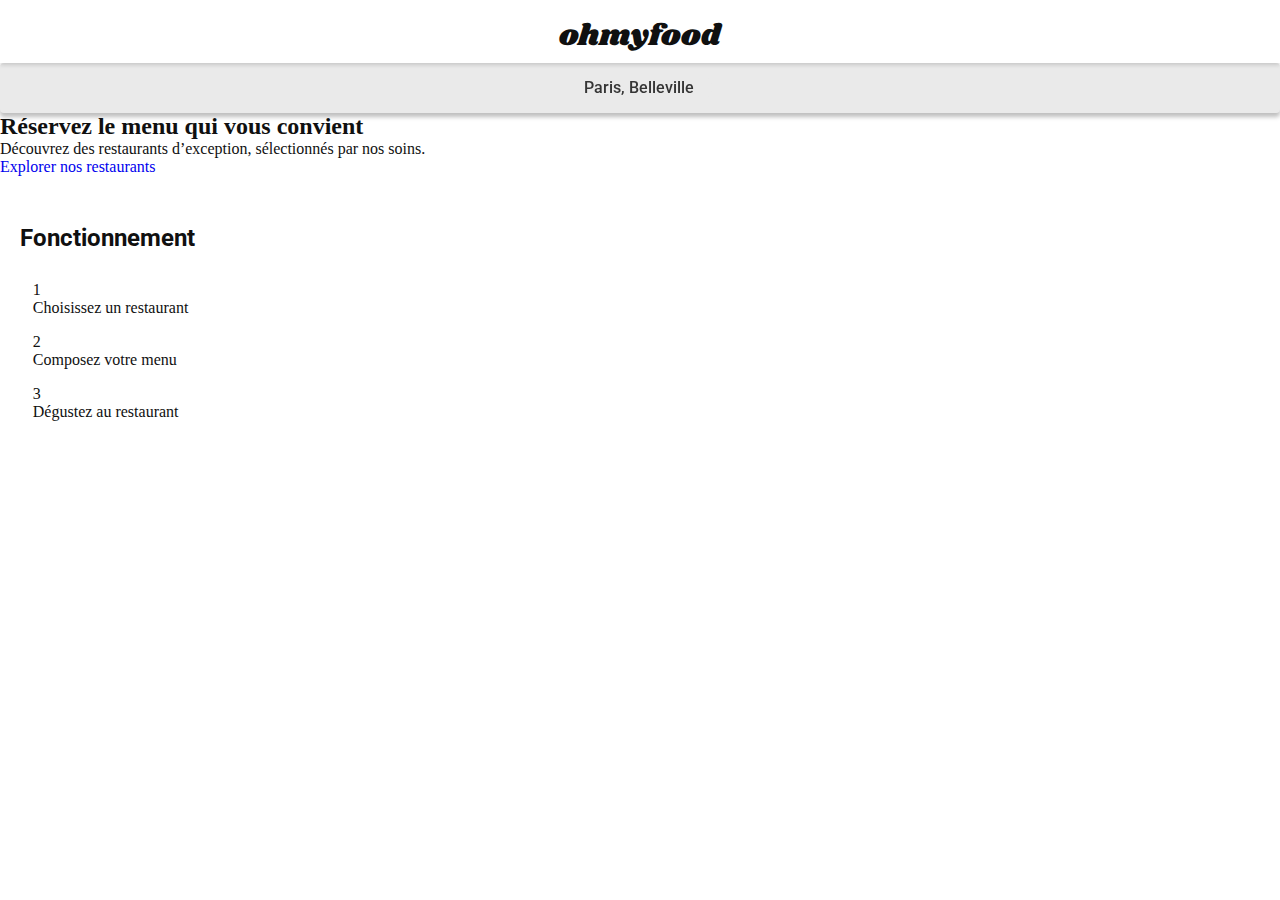
<file: index.html>
<!DOCTYPE html>
<html lang="fr">
  <head>
    <meta charset="UTF-8" />
    <title>Ohmyfood</title>
    <meta name="viewport" content="width=device-width, initial-scale=1.0" />
    <link rel="preconnect" href="https://fonts.googleapis.com" />
    <link rel="preconnect" href="https://fonts.gstatic.com" crossorigin />
    <link
      href="https://fonts.googleapis.com/css2?family=Roboto:wght@300;400;500;700&family=Shrikhand&display=swap"
      rel="stylesheet"
    />
    <link
      rel="stylesheet"
      href="https://cdnjs.cloudflare.com/ajax/libs/font-awesome/6.2.1/css/all.min.css"
      integrity="sha512-MV7K8+y+gLIBoVD59lQIYicR65iaqukzvf/nwasF0nqhPay5w/9lJmVM2hMDcnK1OnMGCdVK+iQrJ7lzPJQd1w=="
      crossorigin="anonymous"
      referrerpolicy="no-referrer"
    />
    <link rel="stylesheet" href="css/main.css" />
  </head>

  <body class="home">
    <header class="header">
      <a href="index.html" class="header__back" aria-label="Retour à l’accueil">
        <i class="fa-solid fa-arrow-left"></i>
      </a>
      <h1 class="header__logo">ohmyfood</h1>
    </header>

    <form
      class="location"
      action="#"
      method="get"
      aria-label="Saisir votre lieu"
    >
      <div class="location__container">
        <label for="location-input" class="location__label">
          <i
            class="fa-solid fa-location-dot location__icon"
            aria-hidden="true"
          ></i>
        </label>
        <input
          id="location-input"
          type="text"
          class="location__input"
          placeholder="Paris, Belleville"
          required
        />
      </div>
    </form>

    <main class="main-homepage">
      <section class="hero hero-main">
        <h2 class="hero__title">Réservez le menu qui vous convient</h2>
        <p class="hero__subtitle">
          Découvrez des restaurants d’exception, sélectionnés par nos soins.
        </p>
        <a href="#restaurants" class="hero__button">Explorer nos restaurants</a>
      </section>
      
      <section class="steps">
        <h2 class="steps__title">Fonctionnement</h2>
        <ol class="steps__list">
          <li class="steps__item">
            <span class="steps__number">1</span>
            <i
              class="steps__icon fa-solid fa-mobile-screen-button"
              aria-hidden="true"
            ></i>
            <p class="steps__text">Choisissez un restaurant</p>
          </li>
          <li class="steps__item">
            <span class="steps__number">2</span>
            <i class="steps__icon fa-solid fa-list" aria-hidden="true"></i>
            <p class="steps__text">Composez votre menu</p>
          </li>
          <li class="steps__item">
            <span class="steps__number">3</span>
            <i class="steps__icon fa-solid fa-store" aria-hidden="true"></i>
            <p class="steps__text">Dégustez au restaurant</p>
          </li>
        </ol>
      </section>
    </main>

  </body>
</html>
</file>
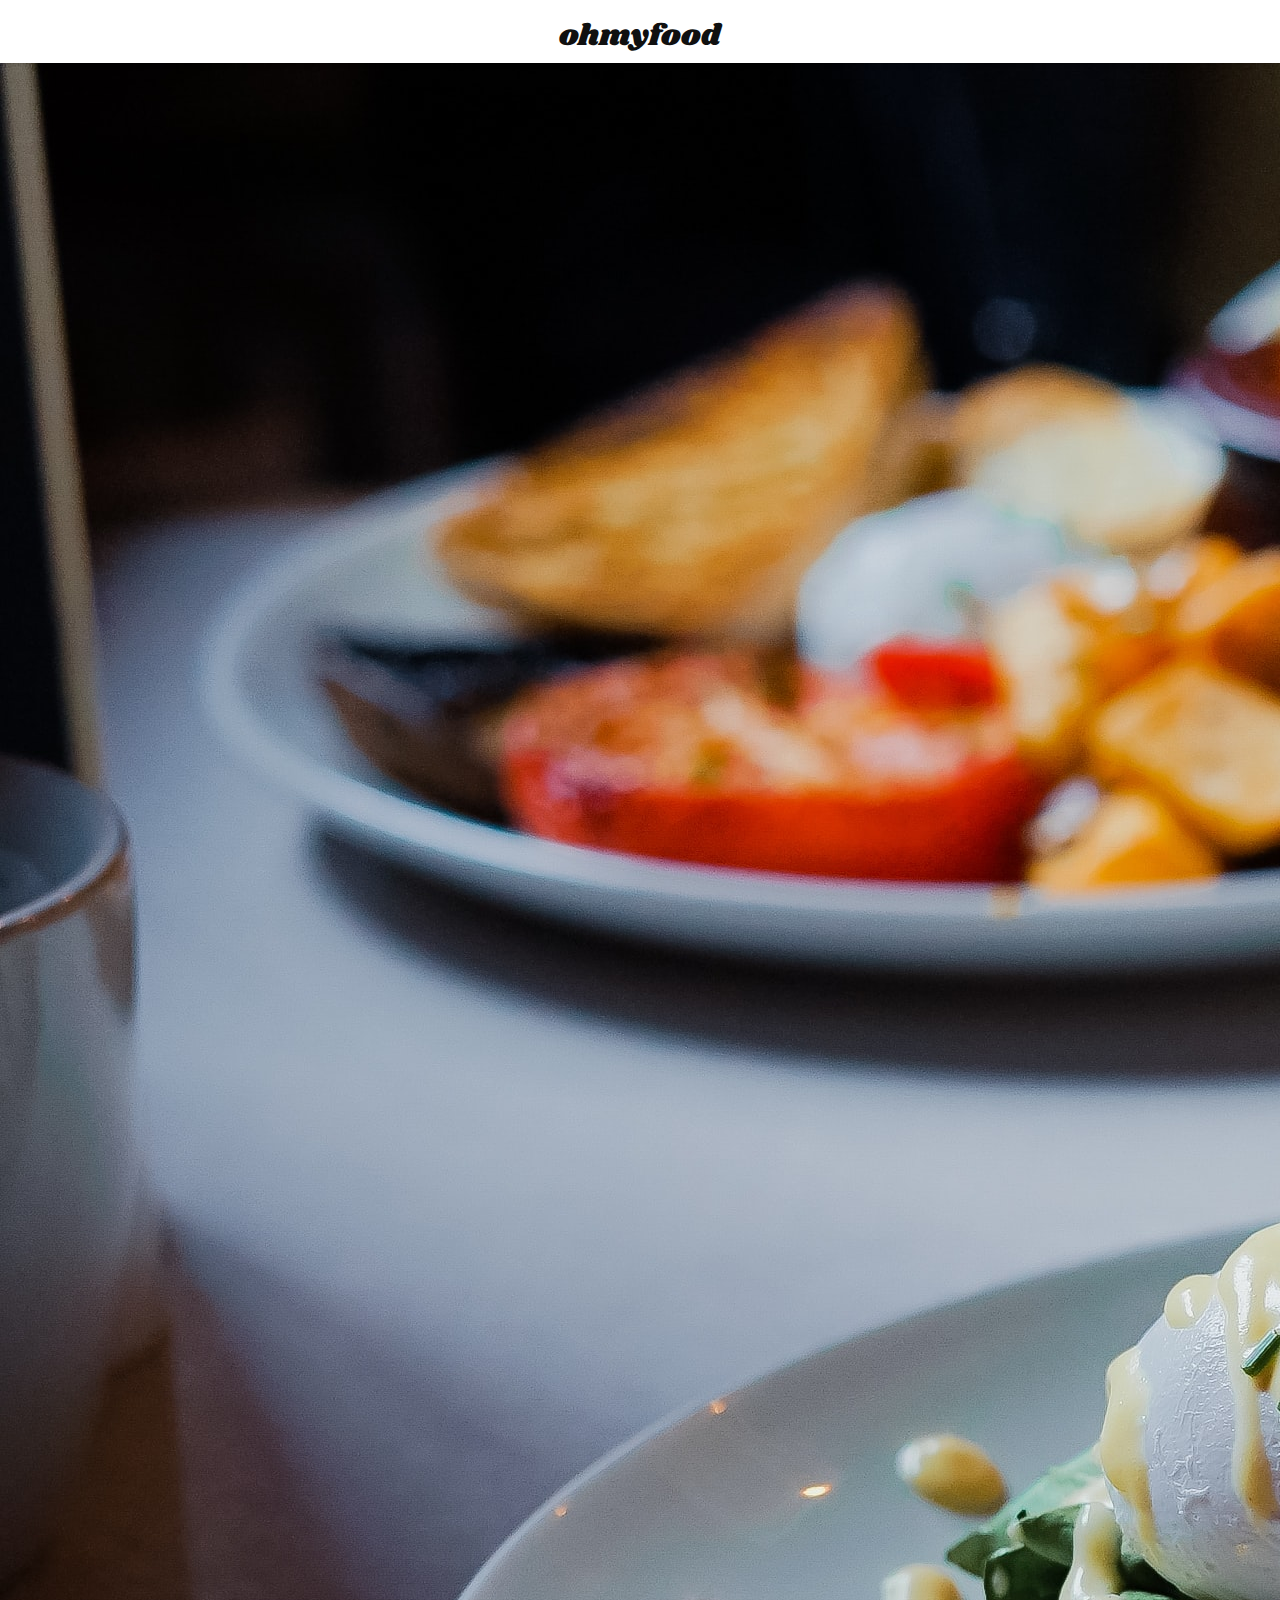
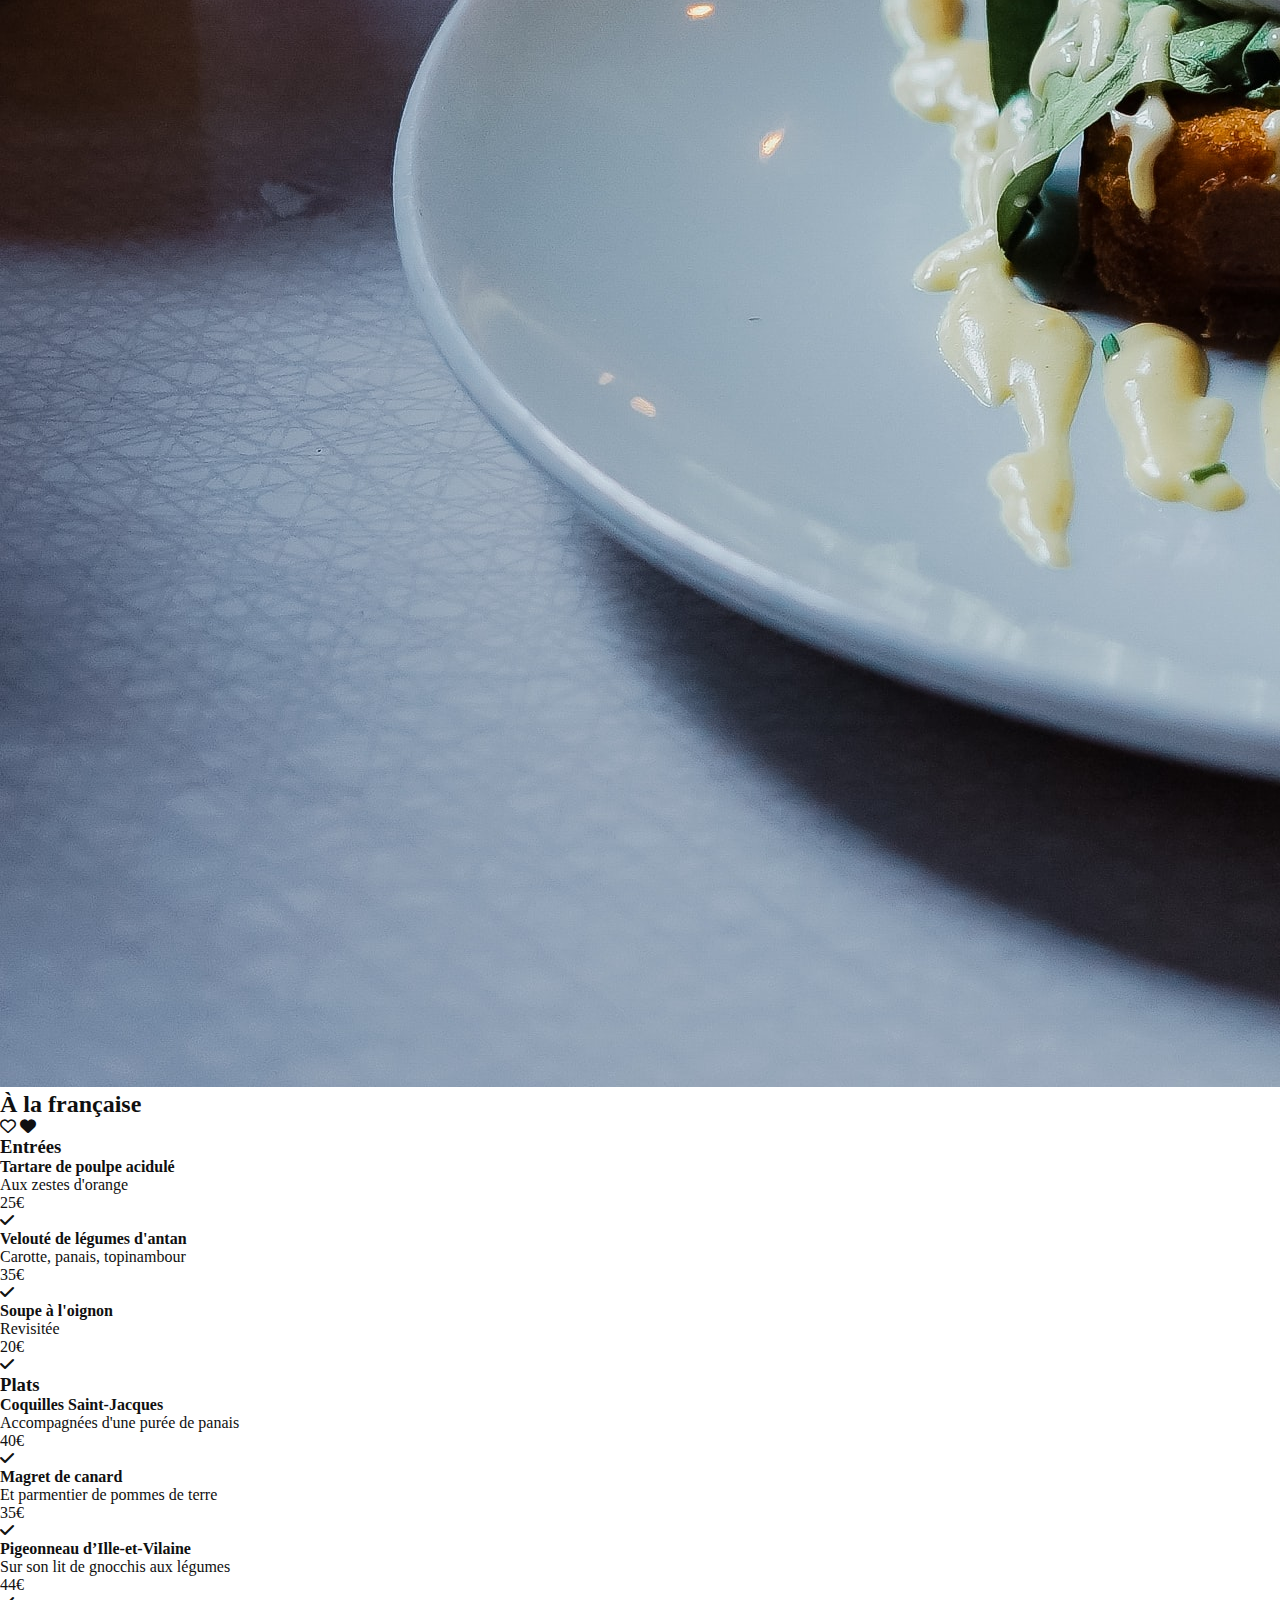
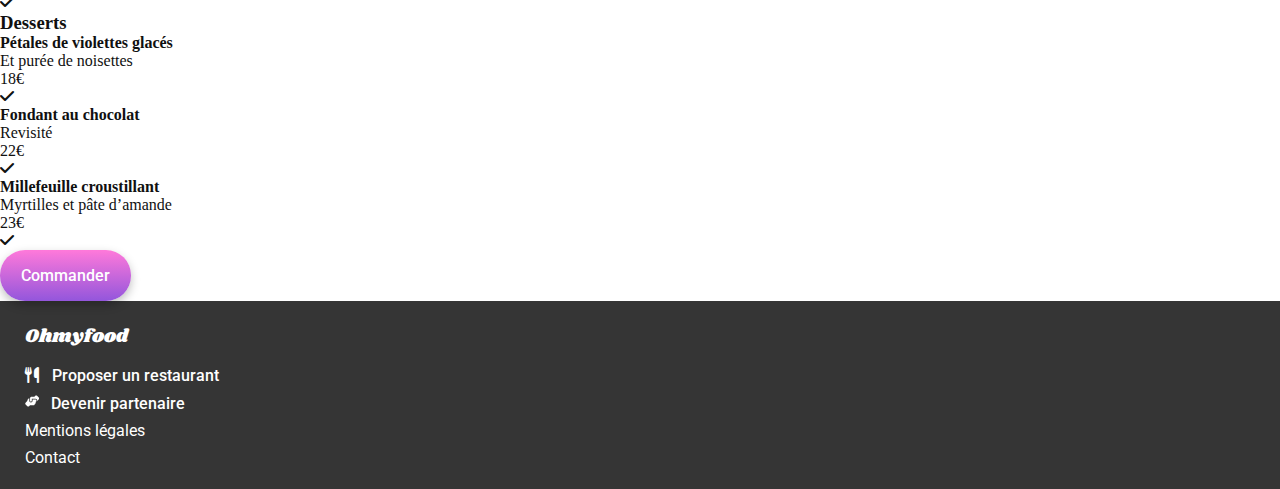
<file: restaurants/a_la_francaise.html>
<!DOCTYPE html>
<html lang="fr">
  <head>
    <meta charset="UTF-8" />
    <title>Ohmyfood</title>
    <meta name="viewport" content="width=device-width, initial-scale=1.0" />
    <link rel="preconnect" href="https://fonts.googleapis.com" />
    <link rel="preconnect" href="https://fonts.gstatic.com" crossorigin />
    <link
      href="https://fonts.googleapis.com/css2?family=Roboto:wght@300;400;500;700&family=Shrikhand&display=swap"
      rel="stylesheet"
    />
    <link
      rel="stylesheet"
      href="https://cdnjs.cloudflare.com/ajax/libs/font-awesome/6.2.1/css/all.min.css"
      crossorigin="anonymous"
      referrerpolicy="no-referrer"
    />
    <link rel="stylesheet" href="../css/main.css" />
  </head>

  <body class="menu">
    <header class="header">
      <a
        href="../index.html"
        class="header__back"
        aria-label="Retour à l’accueil"
      >
        <i class="fa-solid fa-arrow-left"></i>
      </a>
      <h1 class="header__logo">ohmyfood</h1>
    </header>

    <main class="main-menu">

      <section class="heroMenu">
        <img src="../assets/images/francaise.jpg" alt="À la française" />
      </section>

      <section class="carte">
        <div>
          <h2 class="carte__title">À la française</h2>
          <div class="like">
            <label for="like-francaise" class="like-label">
              <i class="fa-regular fa-heart like__heart--empty"></i>
              <i class="fa-solid fa-heart like__heart--full"></i>
            </label>
            <input
              type="checkbox"
              id="like-francaise"
              class="like-checkbox"
              hidden
            />
          </div>
        </div>

        <article class="selection">
          <h3 class="selection__title"><span>Entr</span>ées</h3>
          <ul class="selection__list">
            <li class="plat">
              <div class="plat__info">
                <h4 class="plat__title">Tartare de poulpe acidulé</h4>
                <p class="plat__subtitle">Aux zestes d'orange</p>
              </div>
              <div class="plat__right">
                <p class="plat__price">25€</p>
                <i class="fa-solid fa-check plat__button"></i>
              </div>
            </li>
            <li class="plat">
              <div class="plat__info">
                <h4 class="plat__title">Velouté de légumes d'antan</h4>
                <p class="plat__subtitle">Carotte, panais, topinambour</p>
              </div>
              <div class="plat__right">
                <p class="plat__price">35€</p>
                <i class="fa-solid fa-check plat__button"></i>
              </div>
            </li>
            <li class="plat">
              <div class="plat__info">
                <h4 class="plat__title">Soupe à l'oignon</h4>
                <p class="plat__subtitle">Revisitée</p>
              </div>
              <div class="plat__right">
                <p class="plat__price">20€</p>
                <i class="fa-solid fa-check plat__button"></i>
              </div>
            </li>
          </ul>
        </article>

        <article class="selection">
          <h3 class="selection__title"><span>Plat</span>s</h3>
          <ul class="selection__list">
            <li class="plat">
              <div class="plat__info">
                <h4 class="plat__title">Coquilles Saint-Jacques</h4>
                <p class="plat__subtitle">Accompagnées d'une purée de panais</p>
              </div>
              <div class="plat__right">
                <p class="plat__price">40€</p>
                <i class="fa-solid fa-check plat__button"></i>
              </div>
            </li>
            <li class="plat">
              <div class="plat__info">
                <h4 class="plat__title">Magret de canard</h4>
                <p class="plat__subtitle">Et parmentier de pommes de terre</p>
              </div>
              <div class="plat__right">
                <p class="plat__price">35€</p>
                <i class="fa-solid fa-check plat__button"></i>
              </div>
            </li>
            <li class="plat">
              <div class="plat__info">
                <h4 class="plat__title">Pigeonneau d’Ille-et-Vilaine</h4>
                <p class="plat__subtitle">Sur son lit de gnocchis aux légumes</p>
              </div>
              <div class="plat__right">
                <p class="plat__price">44€</p>
                <i class="fa-solid fa-check plat__button"></i>
              </div>
            </li>
          </ul>
        </article>

        <article class="selection">
          <h3 class="selection__title"><span>Dess</span>erts</h3>
          <ul class="selection__list">
            <li class="plat">
              <div class="plat__info">
                <h4 class="plat__title">Pétales de violettes glacés</h4>
                <p class="plat__subtitle">Et purée de noisettes</p>
              </div>
              <div class="plat__right">
                <p class="plat__price">18€</p>
                <i class="fa-solid fa-check plat__button"></i>
              </div>
            </li>
            <li class="plat">
              <div class="plat__info">
                <h4 class="plat__title">Fondant au chocolat</h4>
                <p class="plat__subtitle">Revisité</p>
              </div>
              <div class="plat__right">
                <p class="plat__price">22€</p>
                <i class="fa-solid fa-check plat__button"></i>
              </div>
            </li>
            <li class="plat">
              <div class="plat__info">
                <h4 class="plat__title">Millefeuille croustillant</h4>
                <p class="plat__subtitle">Myrtilles et pâte d’amande</p>
              </div>
              <div class="plat__right">
                <p class="plat__price">23€</p>
                <i class="fa-solid fa-check plat__button"></i>
              </div>
            </li>
          </ul>
        </article>
      </section>

      <div>
        <a href="../index.html#restaurants" class="btn">Commander</a>
      </div>
      
    </main>

    <footer class="footer">
      <h3 class="footer__title">Ohmyfood</h3>
      <ul class="footer__list">
        <li class="footer__item">
          <i class="fa-solid fa-utensils"></i>Proposer un restaurant
        </li>
        <li class="footer__item">
          <svg viewBox="0 0 640 512" xmlns="http://www.w3.org/2000/svg">
            <path
              d="M544 248l0 3.3 69.7-69.7c21.9-21.9 21.9-57.3 0-79.2L535.6 24.4c-21.9-21.9-57.3-21.9-79.2 0L416.3 64.5c-2.7-.3-5.5-.5-8.3-.5L296 64c-37.1 0-67.6 28-71.6 64l-.4 0 0 120c0 22.1 17.9 40 40 40s40-17.9 40-40l0-72c0 0 0-.1 0-.1l0-15.9 16 0 136 0c0 0 0 0 .1 0l7.9 0c44.2 0 80 35.8 80 80l0 8zM336 192l0 56c0 39.8-32.2 72-72 72s-72-32.2-72-72l0-118.6c-35.9 6.2-65.8 32.3-76 68.2L99.5 255.2 26.3 328.4c-21.9 21.9-21.9 57.3 0 79.2l78.1 78.1c21.9 21.9 57.3 21.9 79.2 0l37.7-37.7c.9 0 1.8 .1 2.7 .1l160 0c26.5 0 48-21.5 48-48c0-5.6-1-11-2.7-16l2.7 0c26.5 0 48-21.5 48-48c0-12.8-5-24.4-13.2-33c25.7-5 45.1-27.6 45.2-54.8l0-.4c-.1-30.8-25.1-55.8-56-55.8c0 0 0 0 0 0l-120 0z"
            ></path>
          </svg>
          Devenir partenaire
        </li>
        <li class="footer__item">Mentions légales</li>
        <li class="footer__item">
          <a href="mailto:arkhianova@gmail.com">Contact</a>
        </li>
      </ul>
    </footer>
  </body>
</html>
</file>
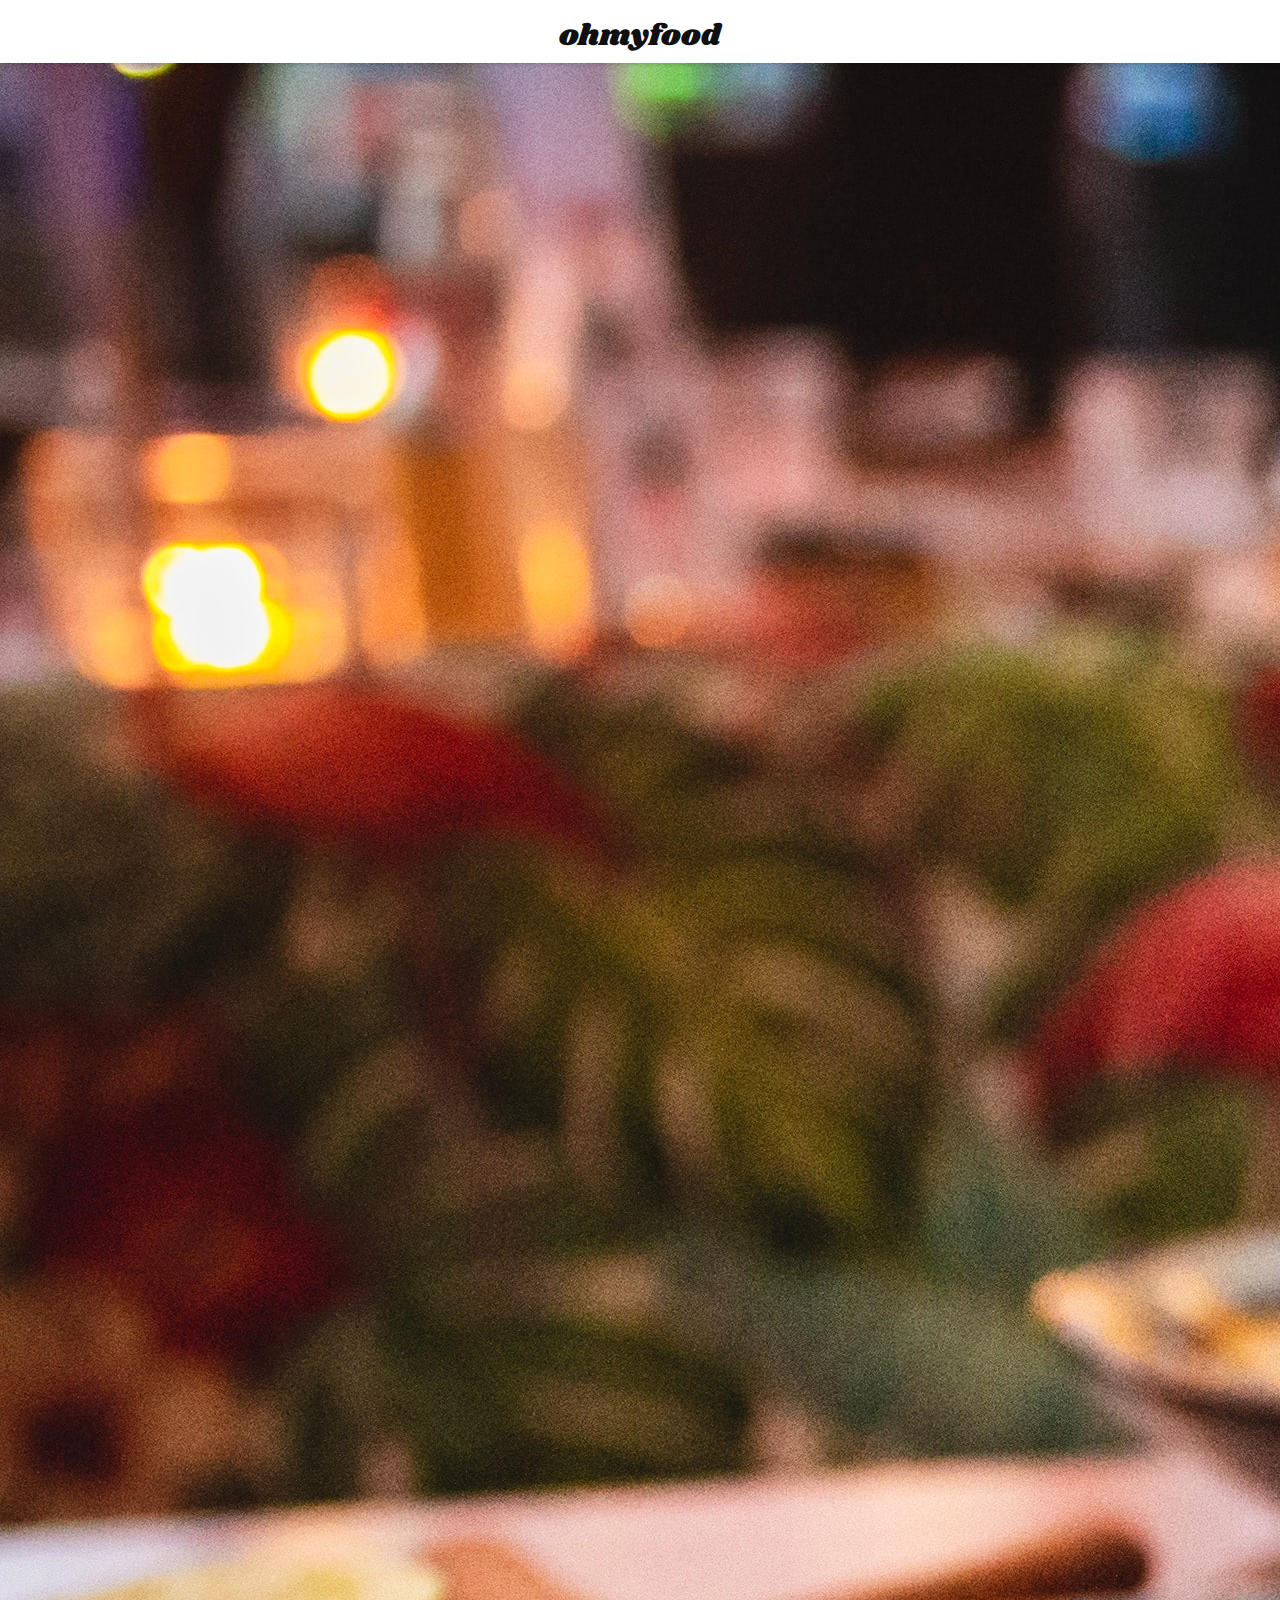
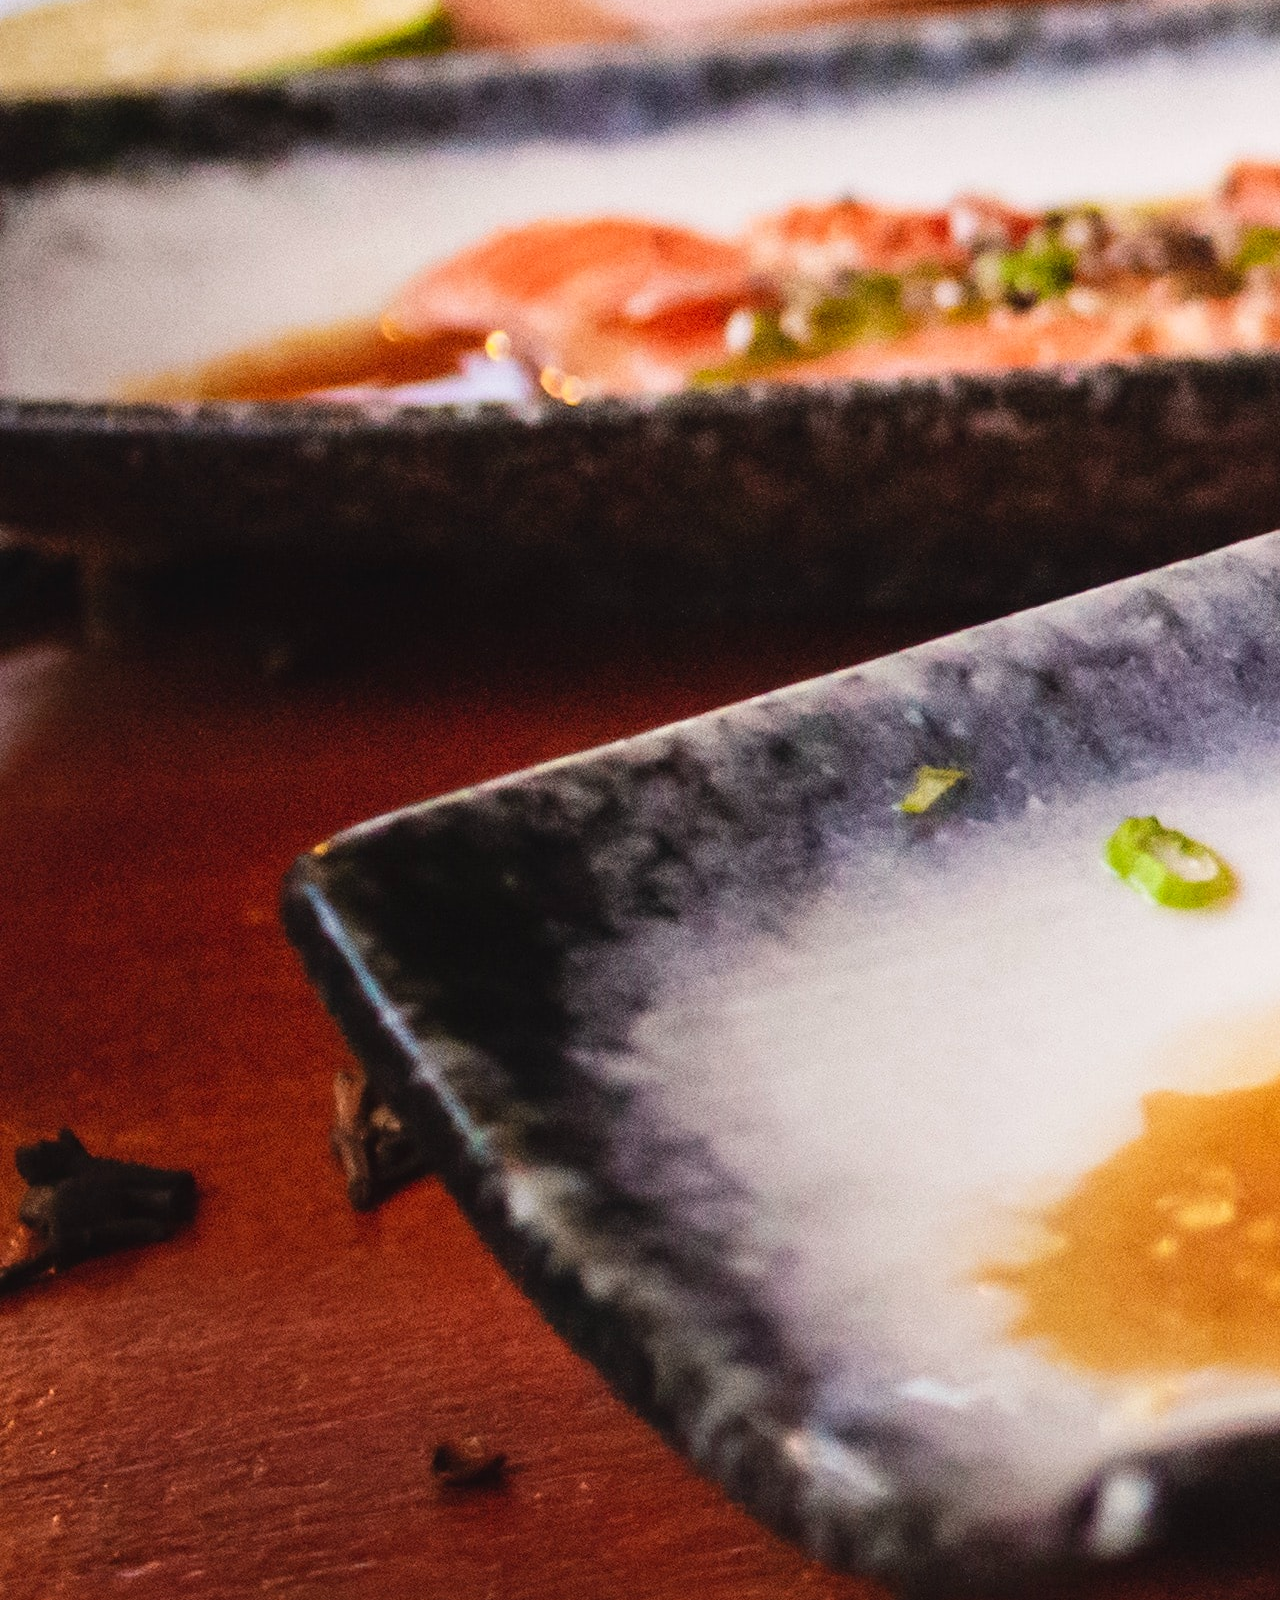
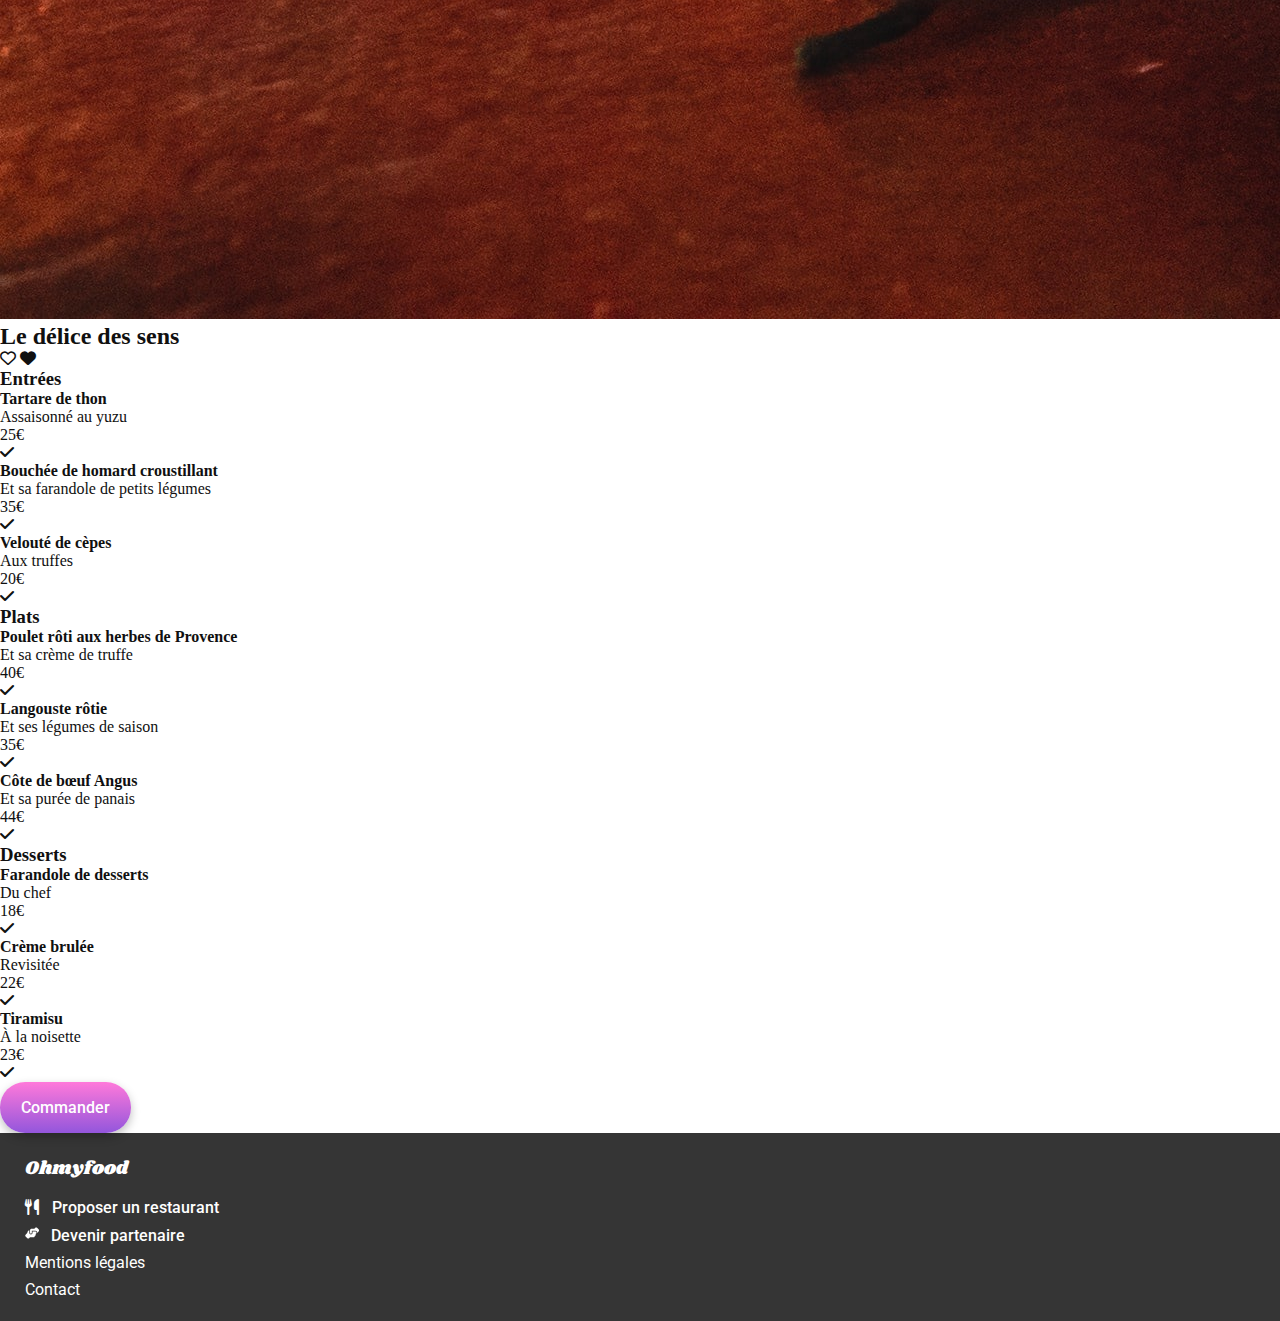
<file: restaurants/delice_des_sens.html>
<!DOCTYPE html>
<html lang="fr">
  <head>
    <meta charset="UTF-8" />
    <title>Ohmyfood</title>
    <meta name="viewport" content="width=device-width, initial-scale=1.0" />
    <link rel="preconnect" href="https://fonts.googleapis.com" />
    <link rel="preconnect" href="https://fonts.gstatic.com" crossorigin />
    <link
      href="https://fonts.googleapis.com/css2?family=Roboto:wght@300;400;500;700&family=Shrikhand&display=swap"
      rel="stylesheet"
    />
    <link
      rel="stylesheet"
      href="https://cdnjs.cloudflare.com/ajax/libs/font-awesome/6.2.1/css/all.min.css"
      crossorigin="anonymous"
    />
    <link rel="stylesheet" href="../css/main.css" />
  </head>

  <body class="menu">
    <header class="header">
      <a
        href="../index.html"
        class="header__back"
        aria-label="Retour à l’accueil"
      >
        <i class="fa-solid fa-arrow-left"></i>
      </a>
      <h1 class="header__logo">ohmyfood</h1>
    </header>

    <main class="main-menu">

      <section class="heroMenu">
        <img src="../assets/images/delice.jpg" alt="Le délice des sens" />
      </section>

      <section class="carte">
        <div>
          <h2 class="carte__title">Le délice des sens</h2>
          <div class="like">
            <label for="like-delice" class="like-label">
              <i class="fa-regular fa-heart like__heart--empty"></i>
              <i class="fa-solid fa-heart like__heart--full"></i>
            </label>
            <input
              type="checkbox"
              id="like-delice"
              class="like-checkbox"
              hidden
            />
          </div>
        </div>

        <!-- Entrées -->
        <article class="selection">
          <h3 class="selection__title"><span>Entr</span>ées</h3>
          <ul class="selection__list">
            <li class="plat">
              <div class="plat__info">
                <h4 class="plat__title">Tartare de thon</h4>
                <p class="plat__subtitle">Assaisonné au yuzu</p>
              </div>
              <div class="plat__right">
                <p class="plat__price">25€</p>
                <i class="fa-solid fa-check plat__button"></i>
              </div>
            </li>
            <li class="plat">
              <div class="plat__info">
                <h4 class="plat__title">Bouchée de homard croustillant</h4>
                <p class="plat__subtitle">Et sa farandole de petits légumes</p>
              </div>
              <div class="plat__right">
                <p class="plat__price">35€</p>
                <i class="fa-solid fa-check plat__button"></i>
              </div>
            </li>
            <li class="plat">
              <div class="plat__info">
                <h4 class="plat__title">Velouté de cèpes</h4>
                <p class="plat__subtitle">Aux truffes</p>
              </div>
              <div class="plat__right">
                <p class="plat__price">20€</p>
                <i class="fa-solid fa-check plat__button"></i>
              </div>
            </li>
          </ul>
        </article>

        <!-- Plats -->
        <article class="selection">
          <h3 class="selection__title"><span>Plat</span>s</h3>
          <ul class="selection__list">
            <li class="plat">
              <div class="plat__info">
                <h4 class="plat__title">Poulet rôti aux herbes de Provence</h4>
                <p class="plat__subtitle">Et sa crème de truffe</p>
              </div>
              <div class="plat__right">
                <p class="plat__price">40€</p>
                <i class="fa-solid fa-check plat__button"></i>
              </div>
            </li>
            <li class="plat">
              <div class="plat__info">
                <h4 class="plat__title">Langouste rôtie</h4>
                <p class="plat__subtitle">Et ses légumes de saison</p>
              </div>
              <div class="plat__right">
                <p class="plat__price">35€</p>
                <i class="fa-solid fa-check plat__button"></i>
              </div>
            </li>
            <li class="plat">
              <div class="plat__info">
                <h4 class="plat__title">Côte de bœuf Angus</h4>
                <p class="plat__subtitle">Et sa purée de panais</p>
              </div>
              <div class="plat__right">
                <p class="plat__price">44€</p>
                <i class="fa-solid fa-check plat__button"></i>
              </div>
            </li>
          </ul>
        </article>

        <!-- Desserts -->
        <article class="selection">
          <h3 class="selection__title"><span>Dess</span>erts</h3>
          <ul class="selection__list">
            <li class="plat">
              <div class="plat__info">
                <h4 class="plat__title">Farandole de desserts</h4>
                <p class="plat__subtitle">Du chef</p>
              </div>
              <div class="plat__right">
                <p class="plat__price">18€</p>
                <i class="fa-solid fa-check plat__button"></i>
              </div>
            </li>
            <li class="plat">
              <div class="plat__info">
                <h4 class="plat__title">Crème brulée</h4>
                <p class="plat__subtitle">Revisitée</p>
              </div>
              <div class="plat__right">
                <p class="plat__price">22€</p>
                <i class="fa-solid fa-check plat__button"></i>
              </div>
            </li>
            <li class="plat">
              <div class="plat__info">
                <h4 class="plat__title">Tiramisu</h4>
                <p class="plat__subtitle">À la noisette</p>
              </div>
              <div class="plat__right">
                <p class="plat__price">23€</p>
                <i class="fa-solid fa-check plat__button"></i>
              </div>
            </li>
          </ul>
        </article>
      </section>

      <div>
        <a href="../index.html#restaurants" class="btn">Commander</a>
      </div>

    </main>

    <footer class="footer">
      <h3 class="footer__title">Ohmyfood</h3>
      <ul class="footer__list">
        <li class="footer__item">
          <i class="fa-solid fa-utensils"></i>Proposer un restaurant
        </li>
        <li class="footer__item">
          <svg viewBox="0 0 640 512" xmlns="http://www.w3.org/2000/svg">
            <path
              d="M544 248l0 3.3 69.7-69.7c21.9-21.9 21.9-57.3 0-79.2L535.6 24.4c-21.9-21.9-57.3-21.9-79.2 0L416.3 64.5c-2.7-.3-5.5-.5-8.3-.5L296 64c-37.1 0-67.6 28-71.6 64l-.4 0 0 120c0 22.1 17.9 40 40 40s40-17.9 40-40l0-72c0 0 0-.1 0-.1l0-15.9 16 0 136 0c0 0 0 0 .1 0l7.9 0c44.2 0 80 35.8 80 80l0 8zM336 192l0 56c0 39.8-32.2 72-72 72s-72-32.2-72-72l0-118.6c-35.9 6.2-65.8 32.3-76 68.2L99.5 255.2 26.3 328.4c-21.9 21.9-21.9 57.3 0 79.2l78.1 78.1c21.9 21.9 57.3 21.9 79.2 0l37.7-37.7c.9 0 1.8 .1 2.7 .1l160 0c26.5 0 48-21.5 48-48c0-5.6-1-11-2.7-16l2.7 0c26.5 0 48-21.5 48-48c0-12.8-5-24.4-13.2-33c25.7-5 45.1-27.6 45.2-54.8l0-.4c-.1-30.8-25.1-55.8-56-55.8c0 0 0 0 0 0l-120 0z"
            ></path>
          </svg>
          Devenir partenaire
        </li>
        <li class="footer__item">Mentions légales</li>
        <li class="footer__item">
          <a href="mailto:arkhianova@gmail.com">Contact</a>
        </li>
      </ul>
    </footer>
  </body>
</html>
</file>
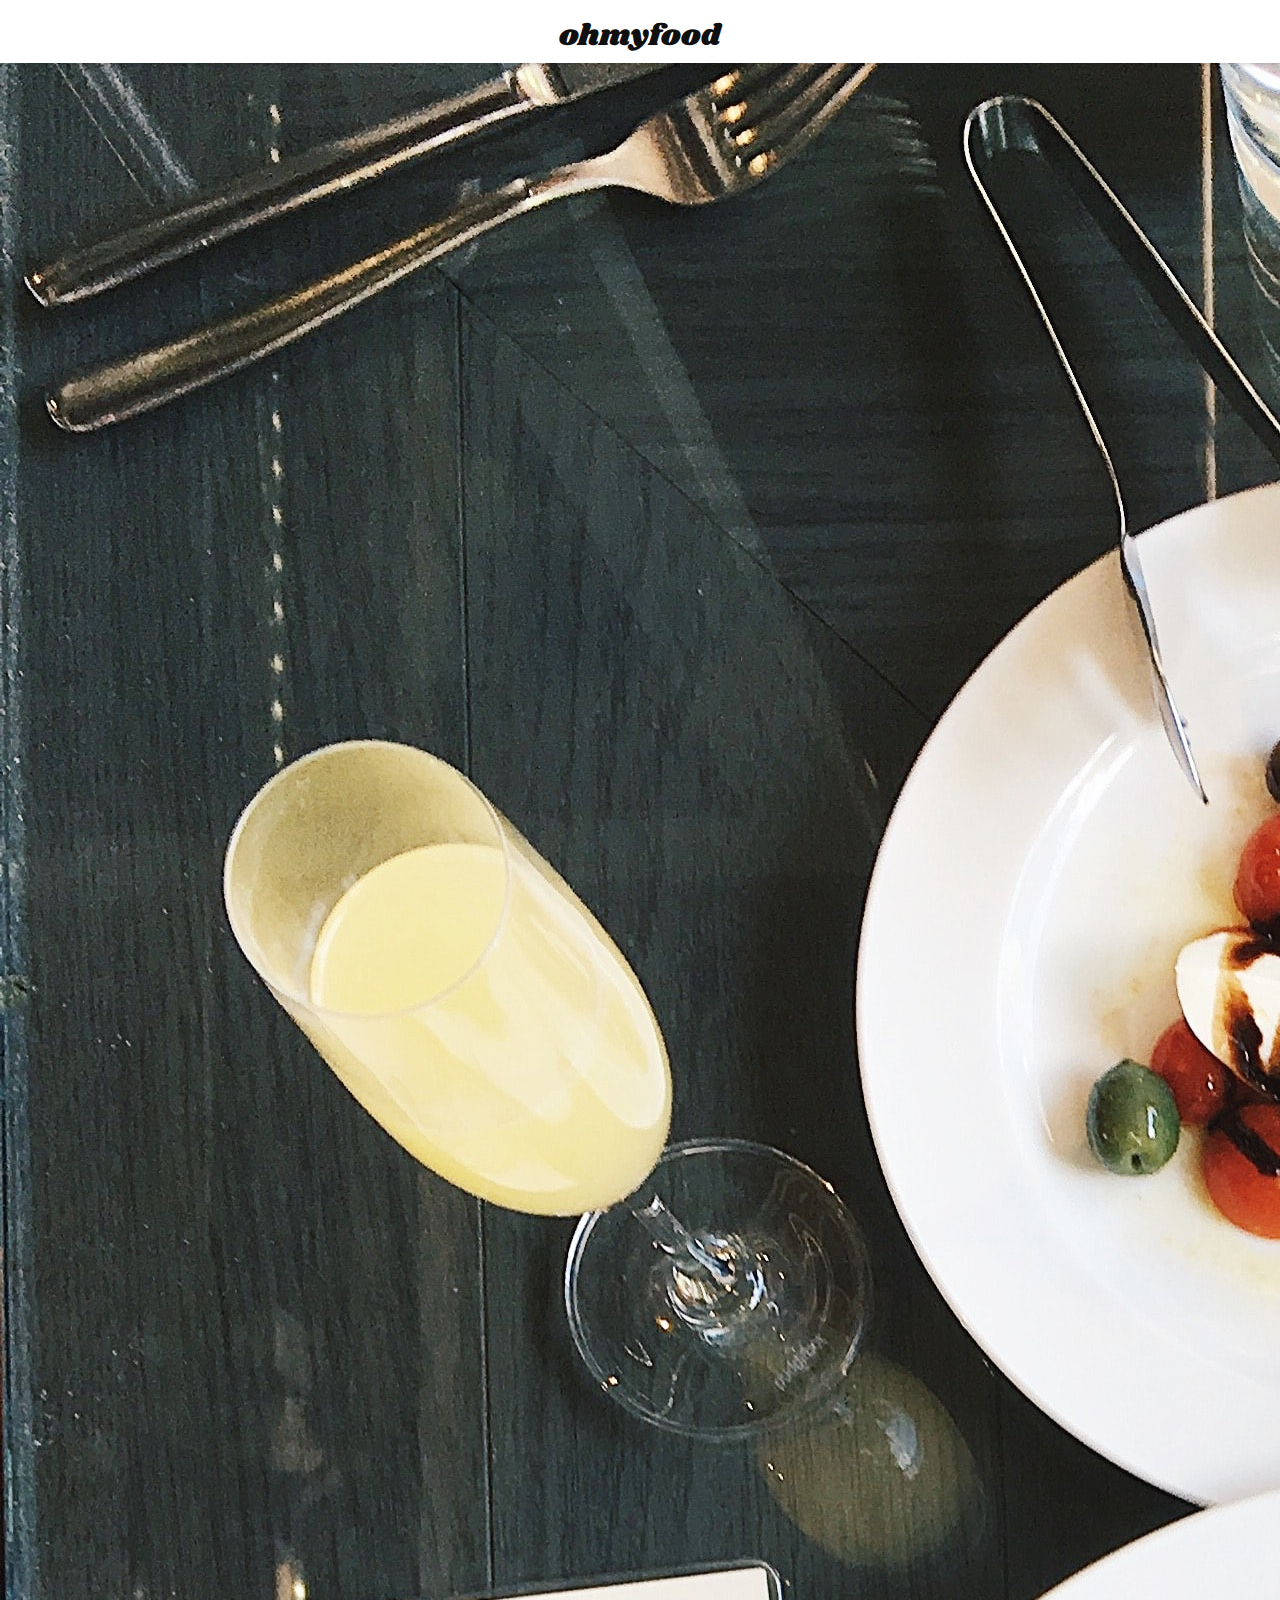
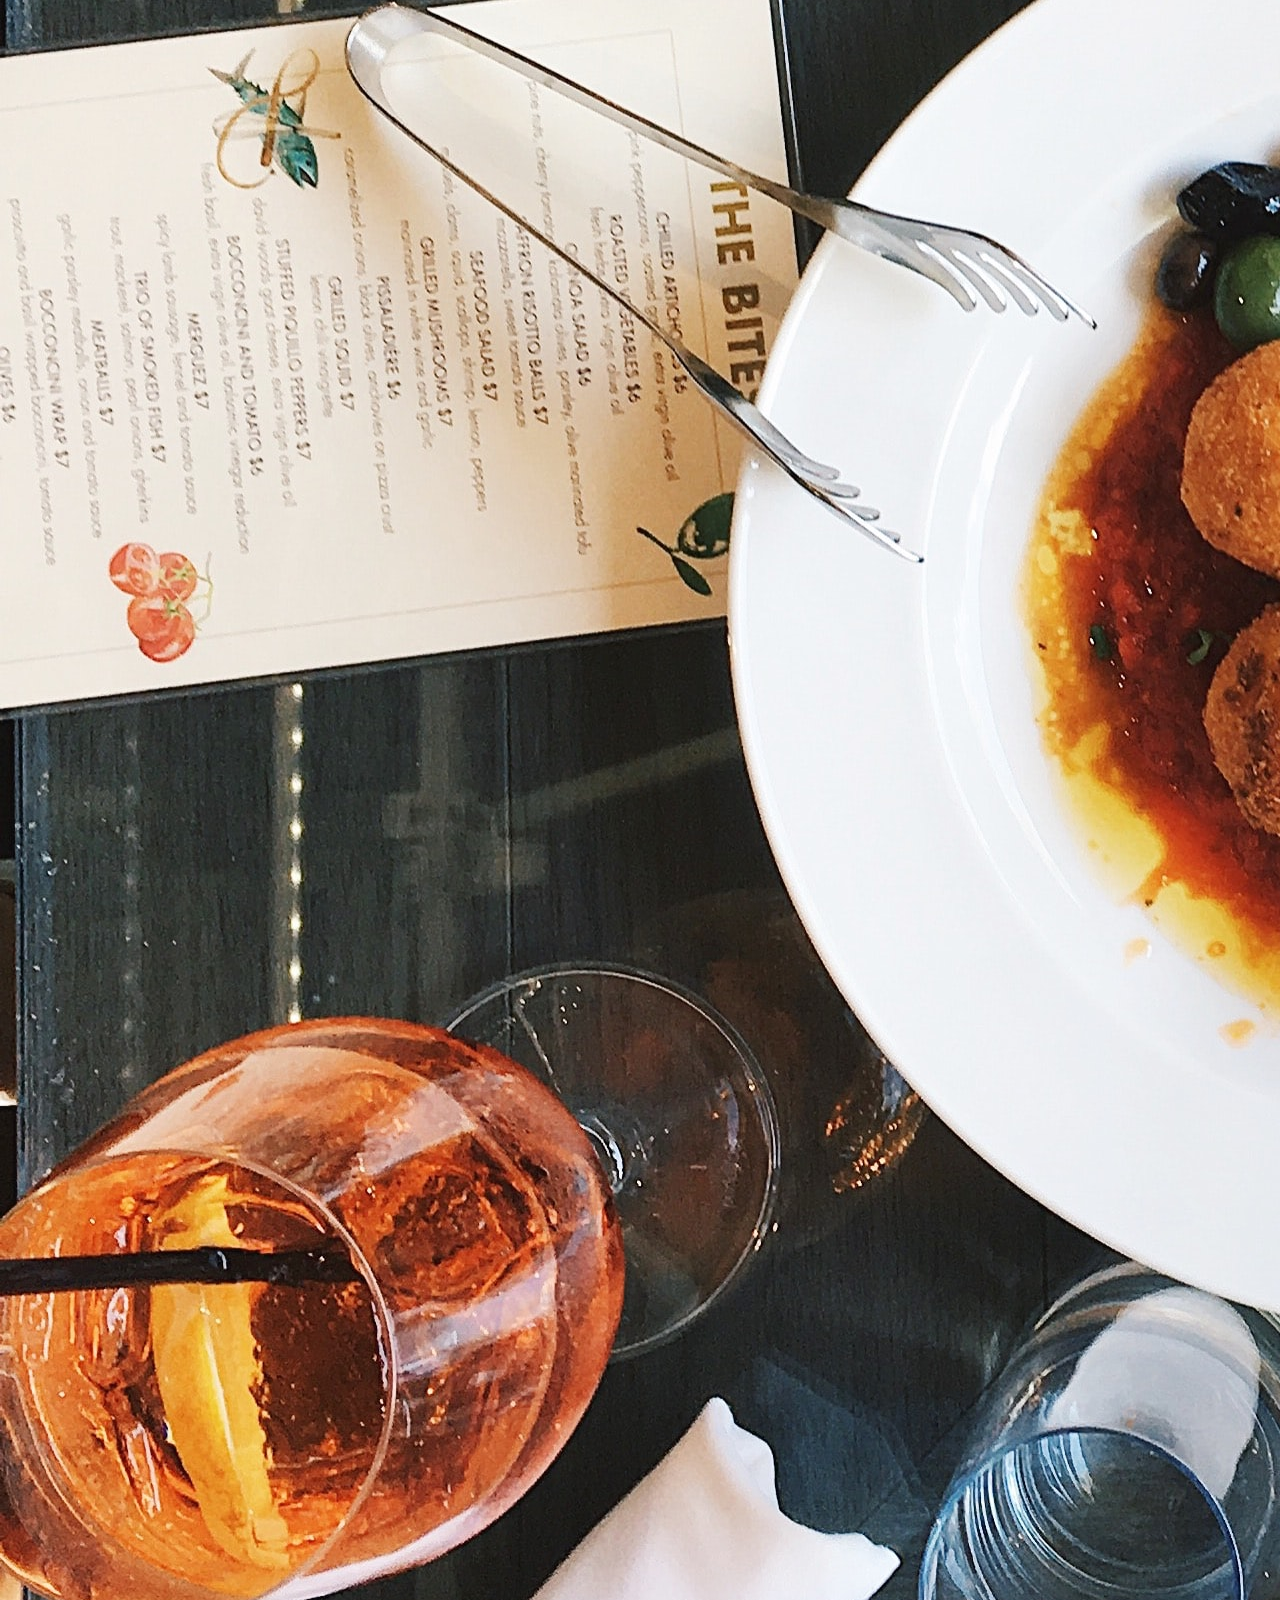
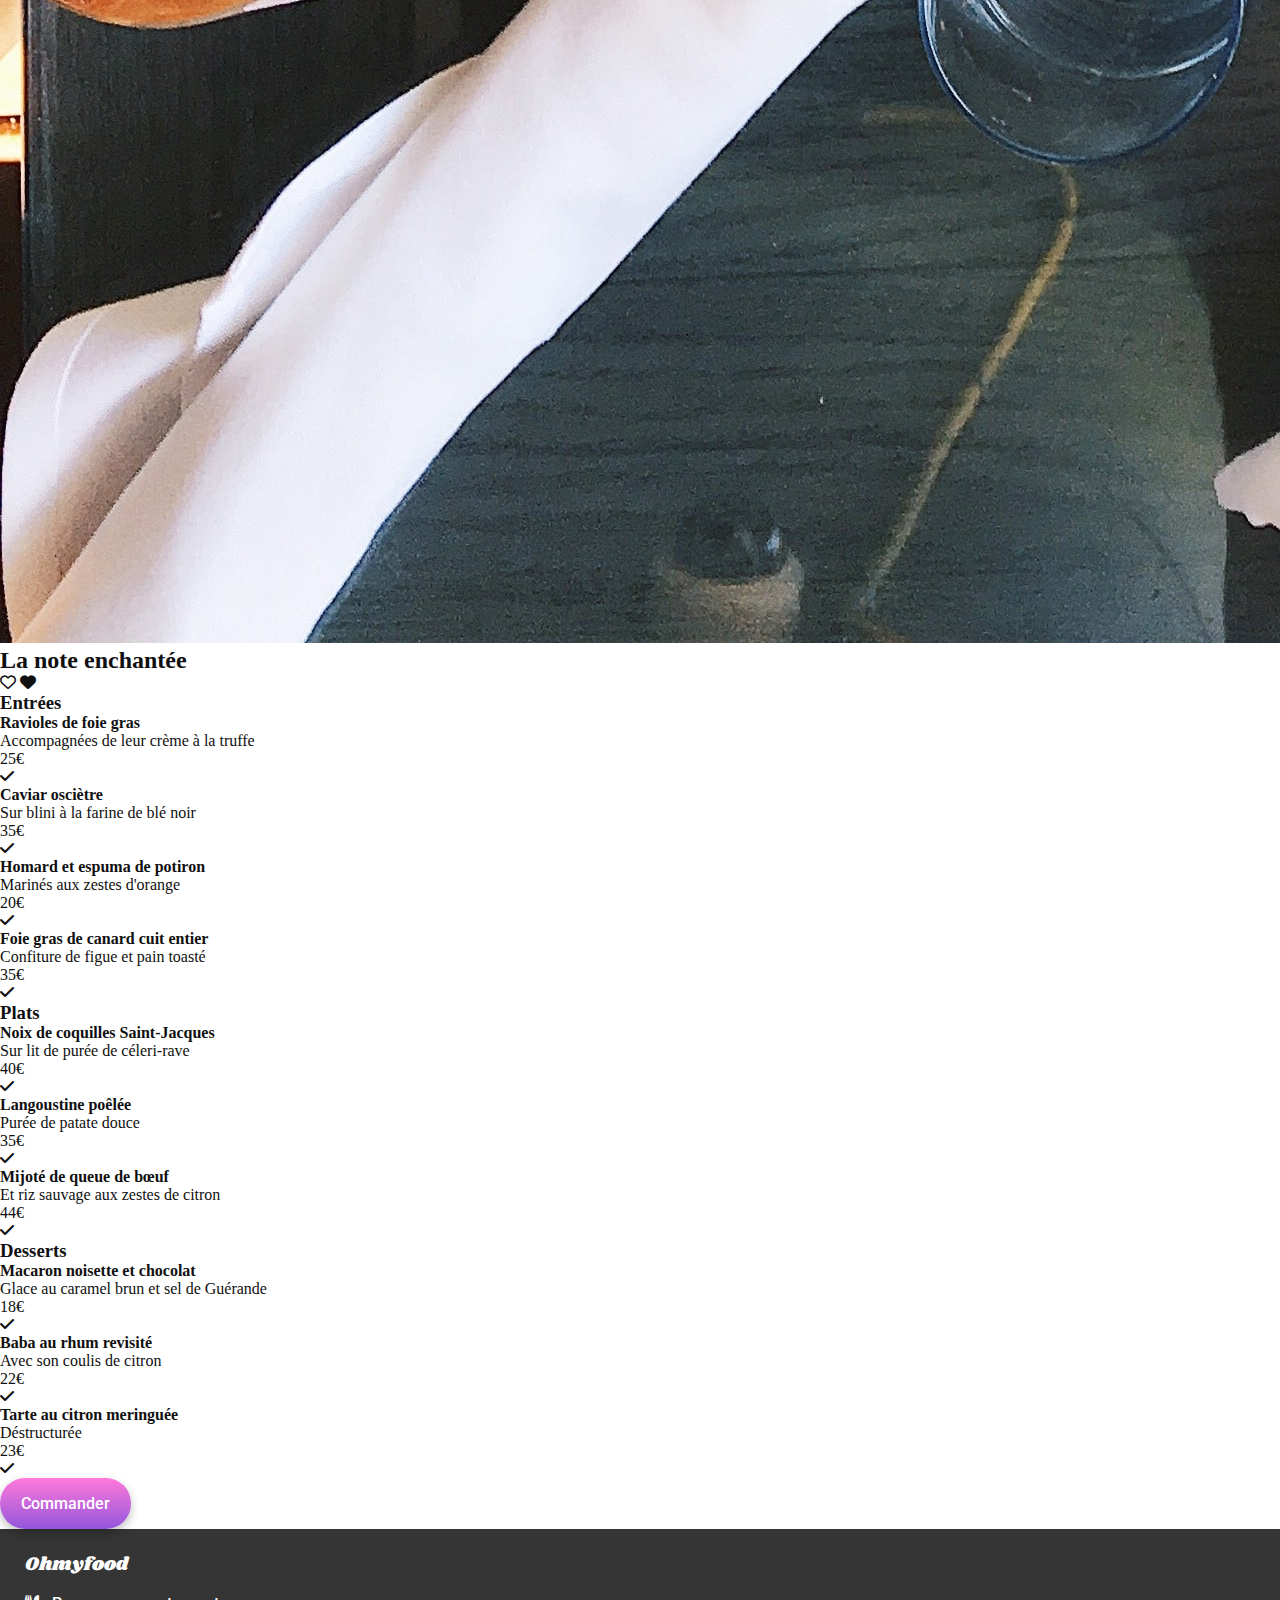
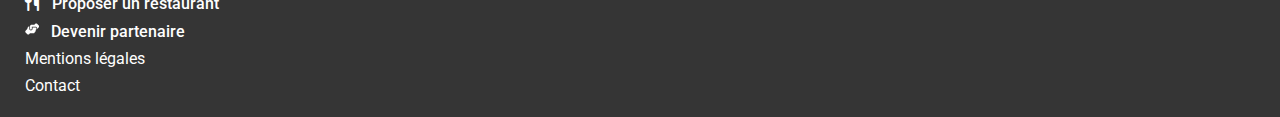
<file: restaurants/note_enchantee.html>
<!DOCTYPE html>
<html lang="fr">
  <head>
    <meta charset="UTF-8" />
    <title>Ohmyfood</title>
    <meta name="viewport" content="width=device-width, initial-scale=1.0" />
    <link rel="preconnect" href="https://fonts.googleapis.com" />
    <link rel="preconnect" href="https://fonts.gstatic.com" crossorigin />
    <link
      href="https://fonts.googleapis.com/css2?family=Roboto:wght@300;400;500;700&family=Shrikhand&display=swap"
      rel="stylesheet"
    />
    <link
      rel="stylesheet"
      href="https://cdnjs.cloudflare.com/ajax/libs/font-awesome/6.2.1/css/all.min.css"
      crossorigin="anonymous"
      referrerpolicy="no-referrer"
    />
    <link rel="stylesheet" href="../css/main.css" />
  </head>

  <body class="menu">
    <header class="header">
      <a
        href="../index.html"
        class="header__back"
        aria-label="Retour à l’accueil"
      >
        <i class="fa-solid fa-arrow-left"></i>
      </a>
      <h1 class="header__logo">ohmyfood</h1>
    </header>

    <main class="main-menu">

      <section class="heroMenu">
        <img src="../assets/images/note.jpg" alt="La note enchantée" />
      </section>

      <section class="carte">
        <div>
          <h2 class="carte__title">La note enchantée</h2>
          <div class="like">
            <label for="like-note" class="like-label">
              <i class="fa-regular fa-heart like__heart--empty"></i>
              <i class="fa-solid fa-heart like__heart--full"></i>
            </label>
            <input
              type="checkbox"
              id="like-note"
              class="like-checkbox"
              hidden
            />
          </div>
        </div>

        <article class="selection">
          <h3 class="selection__title"><span>Entr</span>ées</h3>
          <ul class="selection__list">
            <li class="plat">
              <div class="plat__info">
                <h4 class="plat__title">Ravioles de foie gras</h4>
                <p class="plat__subtitle">Accompagnées de leur crème à la truffe</p>
              </div>
              <div class="plat__right">
                <p class="plat__price">25€</p>
                <i class="fa-solid fa-check plat__button"></i>
              </div>
            </li>
            <li class="plat">
              <div class="plat__info">
                <h4 class="plat__title">Caviar osciètre</h4>
                <p class="plat__subtitle">Sur blini à la farine de blé noir</p>
              </div>
              <div class="plat__right">
                <p class="plat__price">35€</p>
                <i class="fa-solid fa-check plat__button"></i>
              </div>
            </li>
            <li class="plat">
              <div class="plat__info">
                <h4 class="plat__title">Homard et espuma de potiron</h4>
                <p class="plat__subtitle">Marinés aux zestes d'orange</p>
              </div>
              <div class="plat__right">
                <p class="plat__price">20€</p>
                <i class="fa-solid fa-check plat__button"></i>
              </div>
            </li>
            <li class="plat">
              <div class="plat__info">
                <h4 class="plat__title">Foie gras de canard cuit entier</h4>
                <p class="plat__subtitle">Confiture de figue et pain toasté</p>
              </div>
              <div class="plat__right">
                <p class="plat__price">35€</p>
                <i class="fa-solid fa-check plat__button"></i>
              </div>
            </li>
          </ul>
        </article>

        <article class="selection">
          <h3 class="selection__title"><span>Plat</span>s</h3>
          <ul class="selection__list">
            <li class="plat">
              <div class="plat__info">
                <h4 class="plat__title">Noix de coquilles Saint-Jacques</h4>
                <p class="plat__subtitle">Sur lit de purée de céleri-rave</p>
              </div>
              <div class="plat__right">
                <p class="plat__price">40€</p>
                <i class="fa-solid fa-check plat__button"></i>
              </div>
            </li>
            <li class="plat">
              <div class="plat__info">
                <h4 class="plat__title">Langoustine poêlée</h4>
                <p class="plat__subtitle">Purée de patate douce</p>
              </div>
              <div class="plat__right">
                <p class="plat__price">35€</p>
                <i class="fa-solid fa-check plat__button"></i>
              </div>
            </li>
            <li class="plat">
              <div class="plat__info">
                <h4 class="plat__title">Mijoté de queue de bœuf</h4>
                <p class="plat__subtitle">Et riz sauvage aux zestes de citron</p>
              </div>
              <div class="plat__right">
                <p class="plat__price">44€</p>
                <i class="fa-solid fa-check plat__button"></i>
              </div>
            </li>
          </ul>
        </article>

        <article class="selection">
          <h3 class="selection__title"><span>Dess</span>erts</h3>
          <ul class="selection__list">
            <li class="plat">
              <div class="plat__info">
                <h4 class="plat__title">Macaron noisette et chocolat</h4>
                <p class="plat__subtitle">Glace au caramel brun et sel de Guérande</p>
              </div>
              <div class="plat__right">
                <p class="plat__price">18€</p>
                <i class="fa-solid fa-check plat__button"></i>
              </div>
            </li>
            <li class="plat">
              <div class="plat__info">
                <h4 class="plat__title">Baba au rhum revisité</h4>
                <p class="plat__subtitle">Avec son coulis de citron</p>
              </div>
              <div class="plat__right">
                <p class="plat__price">22€</p>
                <i class="fa-solid fa-check plat__button"></i>
              </div>
            </li>
            <li class="plat">
              <div class="plat__info">
                <h4 class="plat__title">Tarte au citron meringuée</h4>
                <p class="plat__subtitle">Déstructurée</p>
              </div>
              <div class="plat__right">
                <p class="plat__price">23€</p>
                <i class="fa-solid fa-check plat__button"></i>
              </div>
            </li>
          </ul>
        </article>
      </section>

      <div>
        <a href="../index.html#restaurants" class="btn">Commander</a>
      </div>

    </main>
    
    <footer class="footer">
      <h3 class="footer__title">Ohmyfood</h3>
      <ul class="footer__list">
        <li class="footer__item">
          <i class="fa-solid fa-utensils"></i>Proposer un restaurant
        </li>
        <li class="footer__item">
          <svg viewBox="0 0 640 512" xmlns="http://www.w3.org/2000/svg">
            <path
              d="M544 248l0 3.3 69.7-69.7c21.9-21.9 21.9-57.3 0-79.2L535.6 24.4c-21.9-21.9-57.3-21.9-79.2 0L416.3 64.5c-2.7-.3-5.5-.5-8.3-.5L296 64c-37.1 0-67.6 28-71.6 64l-.4 0 0 120c0 22.1 17.9 40 40 40s40-17.9 40-40l0-72c0 0 0-.1 0-.1l0-15.9 16 0 136 0c0 0 0 0 .1 0l7.9 0c44.2 0 80 35.8 80 80l0 8zM336 192l0 56c0 39.8-32.2 72-72 72s-72-32.2-72-72l0-118.6c-35.9 6.2-65.8 32.3-76 68.2L99.5 255.2 26.3 328.4c-21.9 21.9-21.9 57.3 0 79.2l78.1 78.1c21.9 21.9 57.3 21.9 79.2 0l37.7-37.7c.9 0 1.8 .1 2.7 .1l160 0c26.5 0 48-21.5 48-48c0-5.6-1-11-2.7-16l2.7 0c26.5 0 48-21.5 48-48c0-12.8-5-24.4-13.2-33c25.7-5 45.1-27.6 45.2-54.8l0-.4c-.1-30.8-25.1-55.8-56-55.8c0 0 0 0 0 0l-120 0z"
            ></path>
          </svg>
          Devenir partenaire
        </li>
        <li class="footer__item">Mentions légales</li>
        <li class="footer__item">
          <a href="mailto:arkhianova@gmail.com">Contact</a>
        </li>
      </ul>
    </footer>
  </body>
</html>
</file>
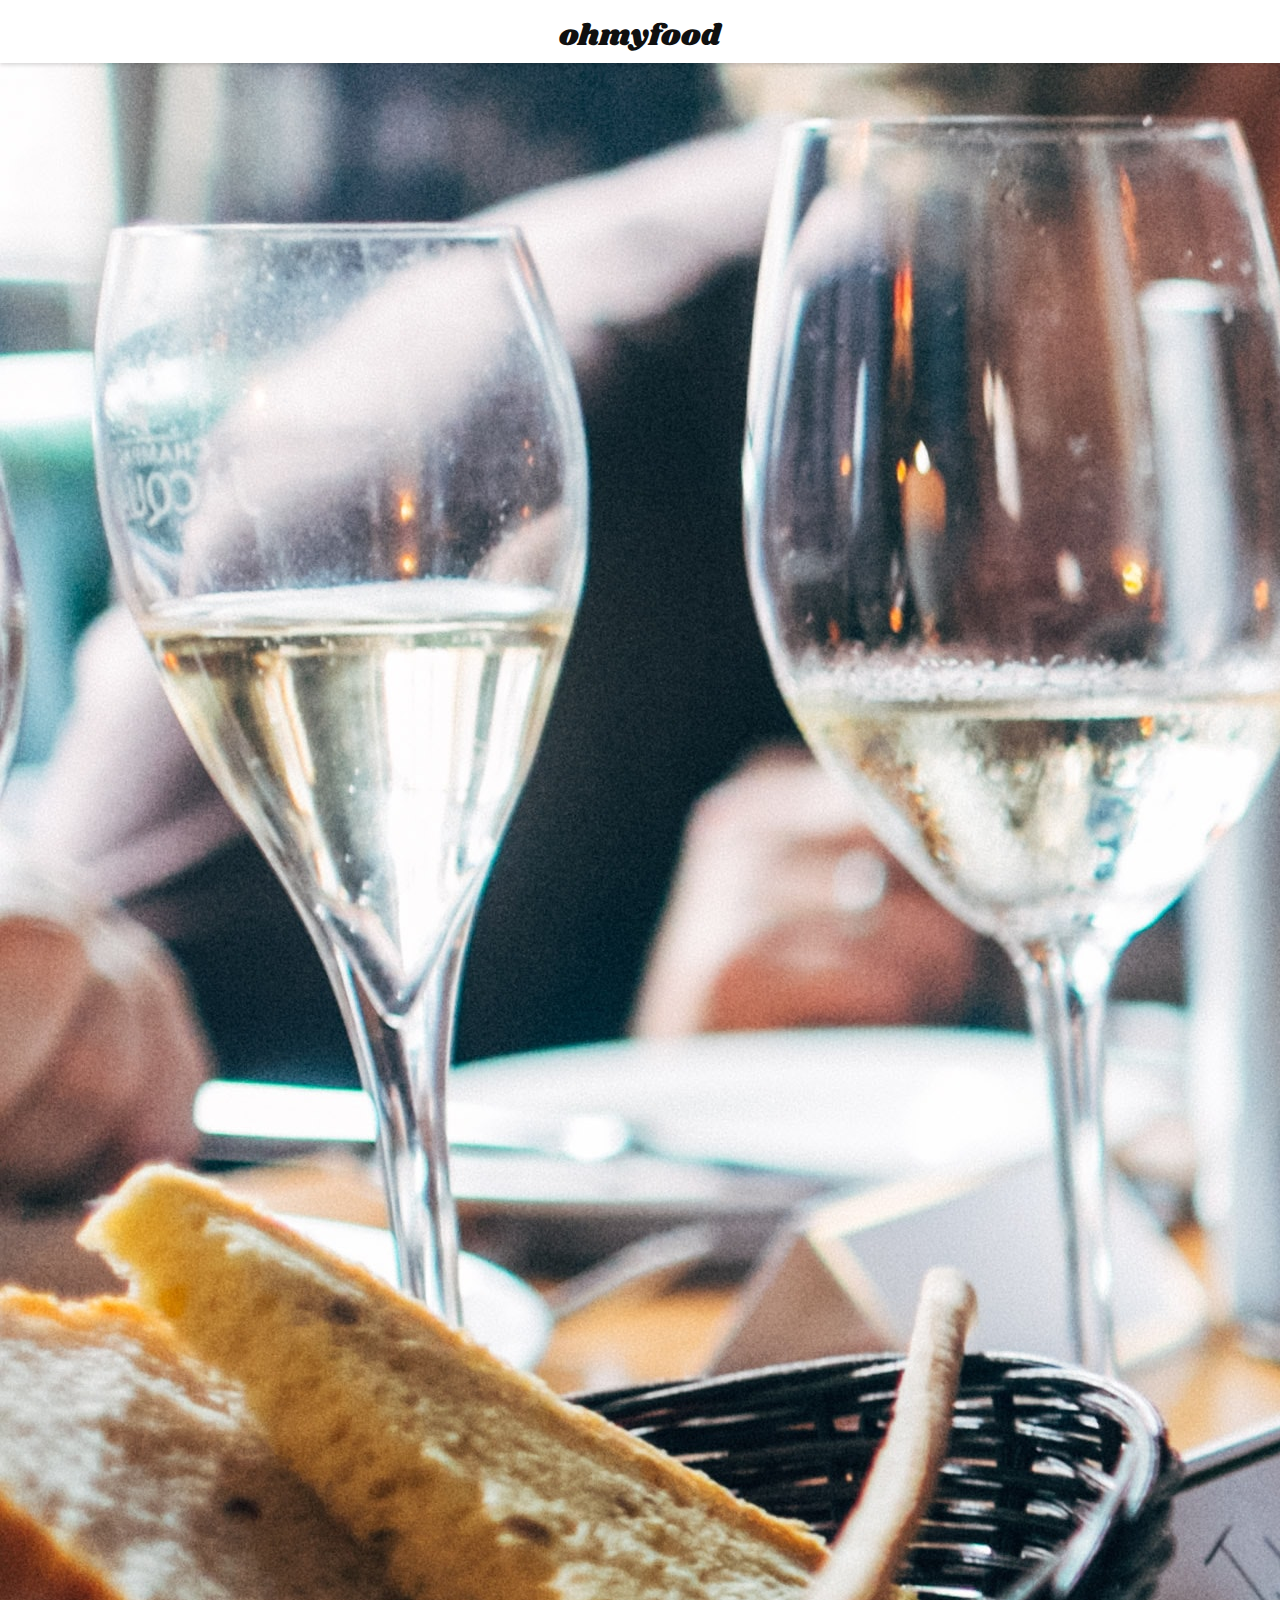
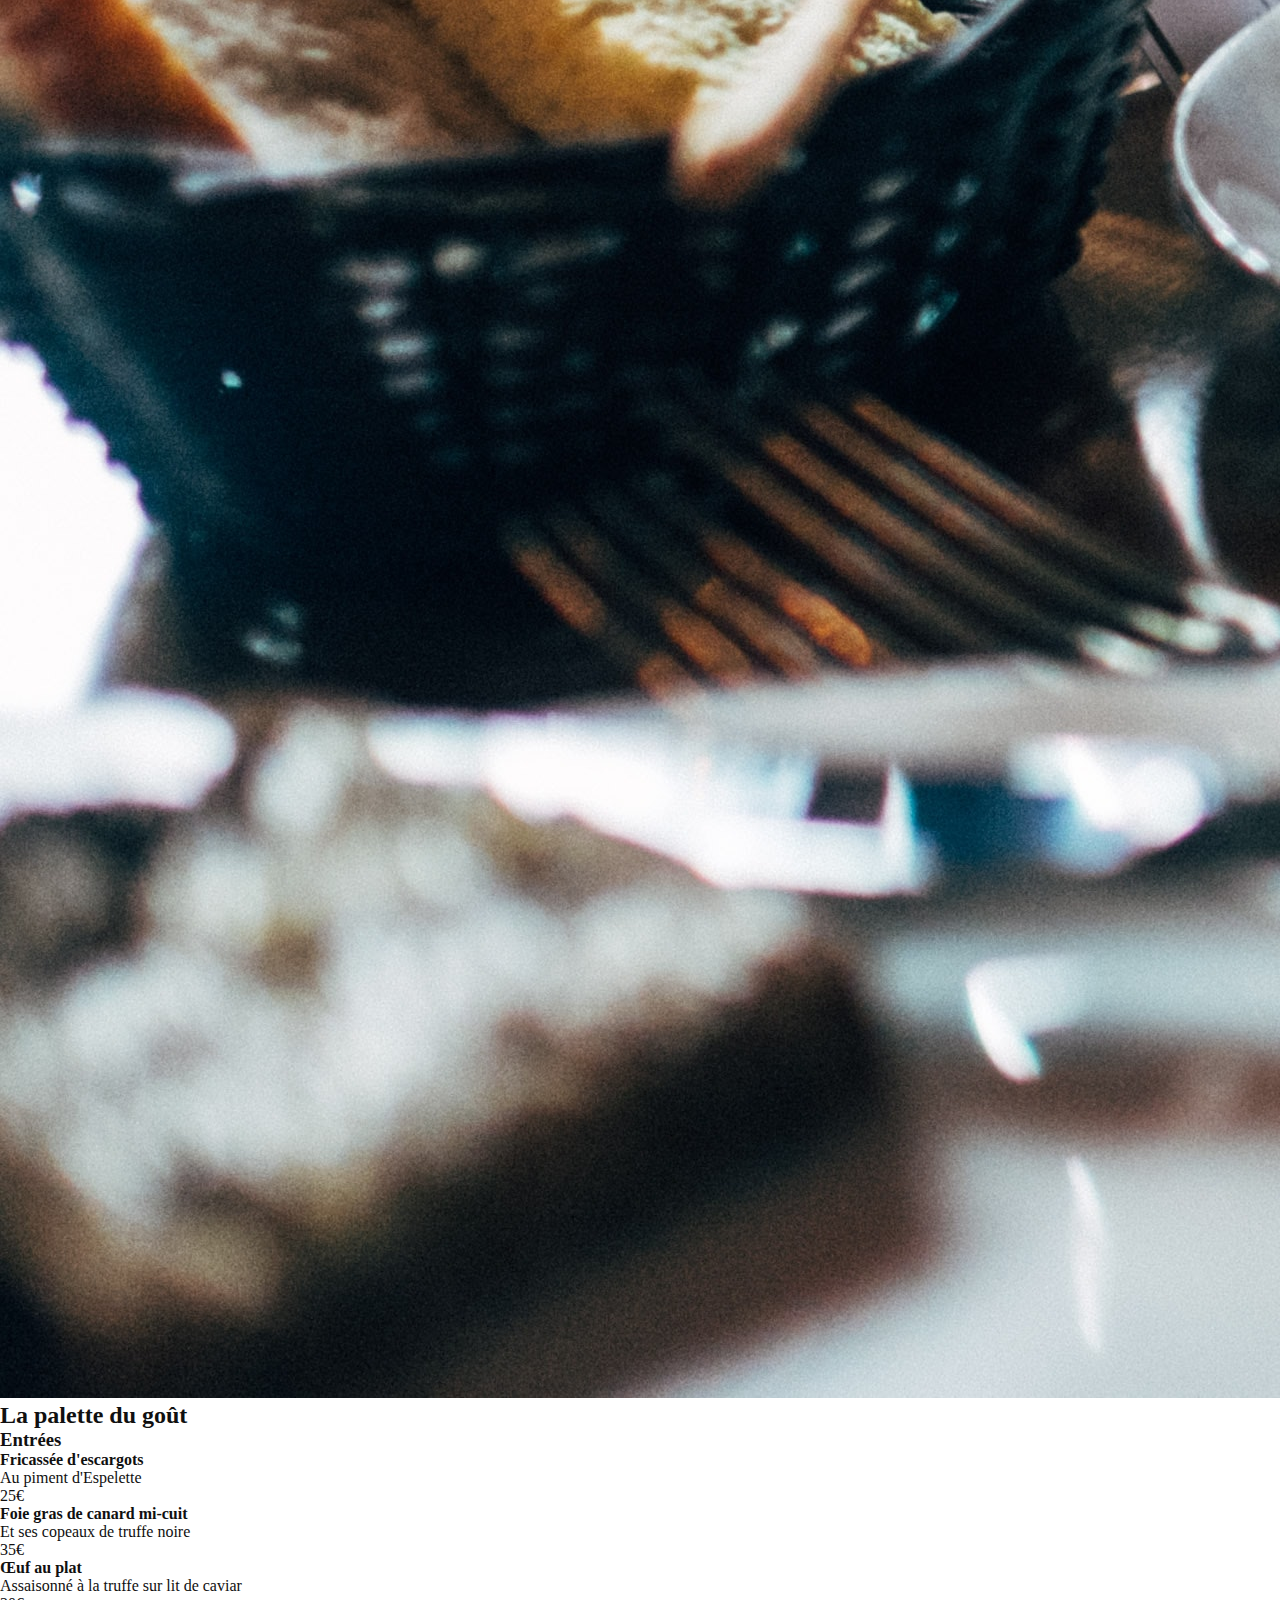
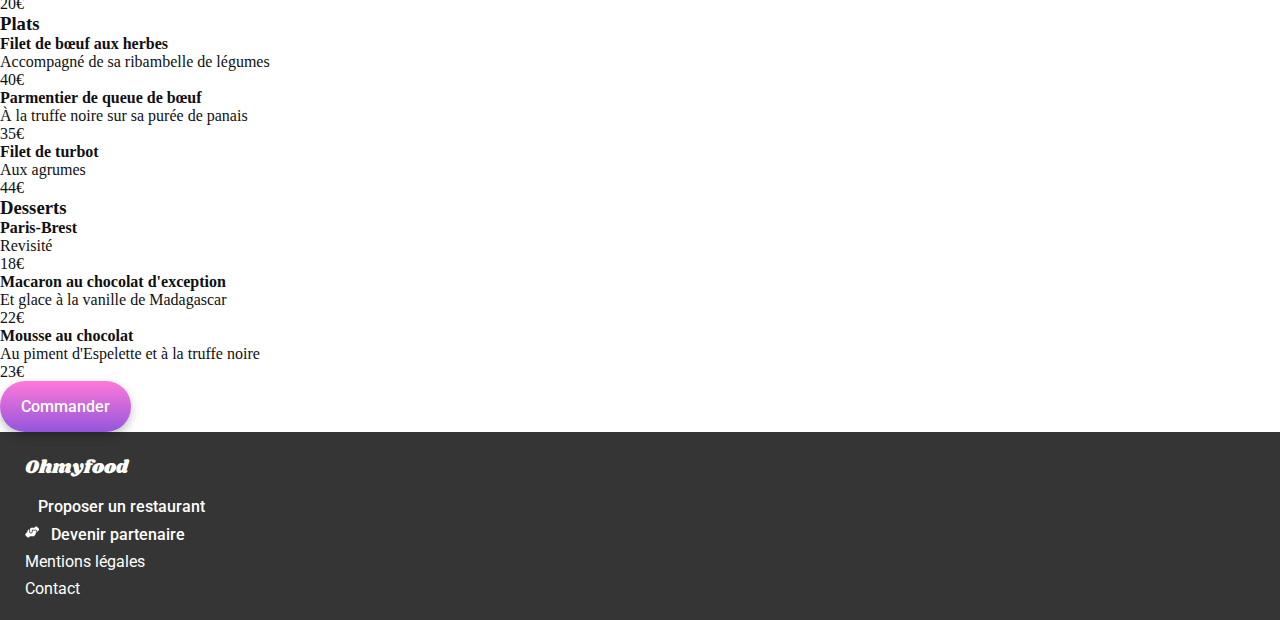
<file: restaurants/palette_du_gout.html>
<!DOCTYPE html>
<html lang="fr">
  <head>
    <meta charset="UTF-8" />
    <title>Ohmyfood</title>
    <meta name="viewport" content="width=device-width, initial-scale=1.0" />
    <link rel="preconnect" href="https://fonts.googleapis.com" />
    <link rel="preconnect" href="https://fonts.gstatic.com" crossorigin />
    <link
      href="https://fonts.googleapis.com/css2?family=Roboto:wght@300;400;500;700&family=Shrikhand&display=swap"
      rel="stylesheet"
    />
    <link
      rel="stylesheet"
      href="https://cdnjs.cloudflare.com/ajax/libs/font-awesome/6.2.1/css/all.min.css"
      integrity="sha512-MV7K8+y+gLIBoVD59lQIYicR65iaqukzvf/nwasF0nqhPay5w/9lJmVM2hMDcnK1OnMGCdVK+iQrJ7lzPJQd1w=="
      crossorigin="anonymous"
      referrerpolicy="no-referrer"
    />
    <link rel="stylesheet" href="../css/main.css" />
  </head>

  <body class="menu">
    <header class="header">
      <a
        href="../index.html"
        class="header__back"
        aria-label="Retour à l’accueil"
      >
        <i class="fa-solid fa-arrow-left"></i>
      </a>
      <h1 class="header__logo">ohmyfood</h1>
    </header>

    <main class="main-menu">
      <section class="heroMenu">
        <img src="../assets/images/palette.jpg" alt="La Palette du Gout" />
      </section>

      <section class="carte">
        <div>
          <h2 class="carte__title">La palette du goût</h2>
          <div class="like">
            <label for="like-palette" class="like-label">
              <i class="fa-regular fa-heart like__heart--empty"></i>
              <i class="fa-solid fa-heart like__heart--full"></i>
            </label>
            <input
              type="checkbox"
              id="like-palette"
              class="like-checkbox"
              hidden
            />
          </div>
        </div>
        <article class="selection">
          <h3 class="selection__title"><span>Entr</span>ées</h3>

          <ul class="selection__list">
            <li class="plat">
              <div class="plat__info">
                <h4 class="plat__title">Fricassée d'escargots</h4>
                <p class="plat__subtitle">Au piment d'Espelette</p>
              </div>
              <div class="plat__right">
                <p class="plat__price">25€</p>
                <i class="fa-solid fa-check plat__button"></i>
              </div>
            </li>
            <li class="plat">
              <div class="plat__info">
                <h4 class="plat__title">Foie gras de canard mi-cuit</h4>
                <p class="plat__subtitle">Et ses copeaux de truffe noire</p>
              </div>
              <div class="plat__right">
                <p class="plat__price">35€</p>
                <i class="fa-solid fa-check plat__button"></i>
              </div>
            </li>
            <li class="plat">
              <div class="plat__info">
                <h4 class="plat__title">Œuf au plat</h4>
                <p class="plat__subtitle">
                  Assaisonné à la truffe sur lit de caviar
                </p>
              </div>
              <div class="plat__right">
                <p class="plat__price">20€</p>
                <i class="fa-solid fa-check plat__button"></i>
              </div>
            </li>
          </ul>
        </article>
        <article class="selection">
          <h3 class="selection__title"><span>Plat</span>s</h3>

          <ul class="selection__list">
            <li class="plat">
              <div class="plat__info">
                <h4 class="plat__title">Filet de bœuf aux herbes</h4>
                <p class="plat__subtitle">
                  Accompagné de sa ribambelle de légumes
                </p>
              </div>
              <div class="plat__right">
                <p class="plat__price">40€</p>
                <i class="fa-solid fa-check plat__button"></i>
              </div>
            </li>
            <li class="plat">
              <div class="plat__info">
                <h4 class="plat__title">Parmentier de queue de bœuf</h4>
                <p class="plat__subtitle">
                  À la truffe noire sur sa purée de panais
                </p>
              </div>
              <div class="plat__right">
                <p class="plat__price">35€</p>
                <i class="fa-solid fa-check plat__button"></i>
              </div>
            </li>
            <li class="plat">
              <div class="plat__info">
                <h4 class="plat__title">Filet de turbot</h4>
                <p class="plat__subtitle">Aux agrumes</p>
              </div>
              <div class="plat__right">
                <p class="plat__price">44€</p>
                <i class="fa-solid fa-check plat__button"></i>
              </div>
            </li>
          </ul>
        </article>
        <article class="selection">
          <h3 class="selection__title"><span>Dess</span>erts</h3>

          <ul class="selection__list">
            <li class="plat">
              <div class="plat__info">
                <h4 class="plat__title">Paris-Brest</h4>
                <p class="plat__subtitle">Revisité</p>
              </div>
              <div class="plat__right">
                <p class="plat__price">18€</p>
                <i class="fa-solid fa-check plat__button"></i>
              </div>
            </li>
            <li class="plat">
              <div class="plat__info">
                <h4 class="plat__title">Macaron au chocolat d'exception</h4>
                <p class="plat__subtitle">
                  Et glace à la vanille de Madagascar
                </p>
              </div>
              <div class="plat__right">
                <p class="plat__price">22€</p>
                <i class="fa-solid fa-check plat__button"></i>
              </div>
            </li>
            <li class="plat">
              <div class="plat__info">
                <h4 class="plat__title">Mousse au chocolat</h4>
                <p class="plat__subtitle">
                  Au piment d'Espelette et à la truffe noire
                </p>
              </div>
              <div class="plat__right">
                <p class="plat__price">23€</p>
                <i class="fa-solid fa-check plat__button"></i>
              </div>
            </li>
          </ul>
        </article>
      </section>

      <div>
        <a href="../index.html#restaurants" role="button" class="btn">Commander</a>
      </div>
    </main>

    <footer class="footer">
      <h3 class="footer__title">Ohmyfood</h3>
      <ul class="footer__list">
        <li class="footer__item">
          <i class="fa-solid fa-utensils"></i>Proposer un restaurant
        </li>
        <li class="footer__item">
          <svg viewBox="0 0 640 512" xmlns="http://www.w3.org/2000/svg">
            <path
              d="M544 248l0 3.3 69.7-69.7c21.9-21.9 21.9-57.3 0-79.2L535.6 24.4c-21.9-21.9-57.3-21.9-79.2 0L416.3 64.5c-2.7-.3-5.5-.5-8.3-.5L296 64c-37.1 0-67.6 28-71.6 64l-.4 0 0 120c0 22.1 17.9 40 40 40s40-17.9 40-40l0-72c0 0 0-.1 0-.1l0-15.9 16 0 136 0c0 0 0 0 .1 0l7.9 0c44.2 0 80 35.8 80 80l0 8zM336 192l0 56c0 39.8-32.2 72-72 72s-72-32.2-72-72l0-118.6c-35.9 6.2-65.8 32.3-76 68.2L99.5 255.2 26.3 328.4c-21.9 21.9-21.9 57.3 0 79.2l78.1 78.1c21.9 21.9 57.3 21.9 79.2 0l37.7-37.7c.9 0 1.8 .1 2.7 .1l160 0c26.5 0 48-21.5 48-48c0-5.6-1-11-2.7-16l2.7 0c26.5 0 48-21.5 48-48c0-12.8-5-24.4-13.2-33c25.7-5 45.1-27.6 45.2-54.8l0-.4c-.1-30.8-25.1-55.8-56-55.8c0 0 0 0 0 0l-120 0z"
            ></path>
          </svg>
          Devenir partenaire
        </li>
        <li class="footer__item">Mentions légales</li>
        <li class="footer__item">
          <a href="mailto:arkhianova@gmail.com">Contact</a>
        </li>
      </ul>
    </footer>
  </body>
</html>
</file>
<file: css/main.css>
/* Reset CSS */
*,
*::before,
*::after {
  margin: 0;
  padding: 0;
  box-sizing: border-box;
  list-style: none;
  text-decoration: none;
}

html {
  scroll-behavior: smooth;
  font-size: 16px;
}

body {
  color: #101010;
  font-size: 1rem;
}

.header {
  position: relative;
  display: flex;
  flex-direction: row;
  justify-content: center;
  align-items: center;
  gap: 0;
  background-color: #ffffff;
  padding: 0.9rem 0 0.3rem 0;
  z-index: 999;
  box-shadow: 0px 2px 4px 0px rgba(0, 0, 0, 0.15);
}
.header__logo {
  font-family: "Shrikhand", cursive;
  font-size: 1.875rem;
  font-weight: 400;
  color: #101010;
}
.header__back {
  position: absolute;
  left: 1rem;
  top: 50%;
  transform: translateY(-50%);
  font-size: 1.2rem;
  color: #101010;
  opacity: 0;
  pointer-events: none;
}
.header--with-back .header__back {
  opacity: 1;
  pointer-events: all;
}

.footer {
  display: flex;
  flex-direction: column;
  justify-content: flex-start;
  align-items: flex-start;
  gap: 1rem;
  background-color: #353535;
  color: white;
  padding: 1.375rem 1.5625rem;
}
.footer__title {
  font-family: "Shrikhand", cursive;
  font-weight: 100;
}
.footer__list {
  display: flex;
  flex-direction: column;
  justify-content: flex-start;
  align-items: flex-start;
  gap: 0.5rem;
}
.footer__list > *:nth-child(1) {
  font-family: "Roboto", sans-serif;
  font-weight: 500;
  font-size: 1rem;
}
.footer__list > *:nth-child(2) {
  font-family: "Roboto", sans-serif;
  font-weight: 500;
  font-size: 1rem;
}
.footer__list > *:nth-child(3) {
  font-family: "Roboto", sans-serif;
  font-weight: 500;
  font-size: 1rem;
  font-weight: 400;
}
.footer__list > *:nth-child(4) {
  font-family: "Roboto", sans-serif;
  font-weight: 500;
  font-size: 1rem;
  font-weight: 400;
}
.footer svg {
  fill: white;
  width: 0.9rem;
  height: 1rem;
  margin-right: 0.5rem;
  stroke-width: 0;
}
.footer i {
  margin-right: 0.8rem;
}
.footer .fa-utensils {
  color: white;
}
.footer a {
  color: inherit;
}

.location {
  display: flex;
  flex-direction: row;
  justify-content: center;
  align-items: center;
  gap: 0;
  padding: 0.65rem 1rem;
  background-color: #eaeaea;
  border-radius: 4px;
  filter: drop-shadow(0px 4px 2px rgba(0, 0, 0, 0.25));
}
.location__container {
  display: flex;
  flex-direction: row;
  justify-content: center;
  align-items: center;
  gap: 0;
  width: 9rem;
  padding: 0.3rem 0;
  gap: 1rem;
}
.location__label {
  color: rgb(53, 53, 53);
  display: flex;
  flex-direction: row;
  justify-content: center;
  align-items: center;
  gap: 0;
  font-size: 1rem;
}
.location__icon {
  color: rgb(53, 53, 53);
}
.location__input {
  flex: 0 1 auto;
  min-width: 0;
  border: none;
  background-color: #eaeaea;
  font-family: "Roboto", sans-serif;
  font-size: 1rem;
  border-radius: 6px;
  outline: none;
}
.location__input::placeholder {
  color: rgb(53, 53, 53);
  font-family: "Roboto", sans-serif;
  opacity: 1;
  font-weight: 500;
}
.location__input:focus::placeholder {
  opacity: 0;
}

.restaurant-card {
  display: flex;
  flex-direction: column;
  justify-content: flex-start;
  align-items: stretch;
  gap: 0rem;
  background-color: #ffffff;
  border-radius: 1rem;
  overflow: hidden;
  width: 100%;
  position: relative;
}
.restaurant-card__img {
  width: 100%;
  max-height: 178px;
  object-fit: cover;
  object-position: center bottom;
}
.restaurant-card__img.patch-position {
  object-position: center 60%;
}
.restaurant-card__content {
  display: flex;
  flex-direction: row;
  justify-content: space-between;
  align-items: stretch;
  gap: 0rem;
  padding: 0.8rem 1.5rem 0.9rem 0.8rem;
  max-height: 230px;
}
.restaurant-card__txt {
  display: flex;
  flex-direction: column;
  justify-content: stretch;
  align-items: flex-start;
  gap: 0.23rem;
}
.restaurant-card__txt h3 {
  font-family: "Roboto", sans-serif;
  font-weight: 700;
  font-size: 1.125rem;
  line-height: 1.2;
  text-align: center;
  color: #101010;
}
.restaurant-card__txt p {
  font-family: "Roboto", sans-serif;
  font-weight: 300;
  font-size: 1.0625rem;
  line-height: 1.2;
  text-align: center;
  color: #101010;
}
.restaurant-card__like {
  position: absolute;
  bottom: 2.05rem;
  right: 1.5rem;
}
.restaurant-card__like > .fa-regular.fa-heart {
  font-size: 1.5rem;
  color: #ffffff;
}

.btn {
  position: relative;
  display: inline-block;
  padding: 1rem 1.3rem;
  border: none;
  border-radius: 25px;
  color: #ffffff;
  text-decoration: none;
  cursor: pointer;
  background: linear-gradient(#FF79DA, #9356DC);
  font-family: "Roboto", sans-serif;
  font-weight: 500;
  font-size: 1rem;
  box-shadow: 0 4px 10px 0px rgba(0, 0, 0, 0.25);
  z-index: 1;
}
.btn:hover {
  opacity: 0.85;
}
.btn:hover::after {
  opacity: 1;
}
.btn::after {
  content: "";
  position: absolute;
  top: 0;
  right: 0;
  bottom: 0;
  left: 0;
  border-radius: 25px;
  display: inline-block;
  padding: 1rem 1.3rem;
  border: none;
  text-decoration: none;
  cursor: pointer;
  box-shadow: 0 4px 15px 0 rgba(0, 0, 0, 0.35);
  opacity: 0;
  z-index: -1;
  transition: opacity ease-out 300ms;
}

.stepItem {
  position: relative;
  display: flex;
  flex-direction: row;
  justify-content: flex-start;
  align-items: flex-end;
  gap: 1.3rem;
  background-color: #f6f6f6;
  border-radius: 20px;
  box-shadow: 0px 4px 15px 1px rgb(216, 216, 216);
  font-family: "Roboto", sans-serif;
  padding: 1.5rem 0;
}
.stepItem__number {
  text-align: center;
  padding-top: 0.3rem;
  background-color: #9356DC;
  color: #ffffff;
  font-family: "Roboto", sans-serif;
  font-weight: 500;
  font-size: 0.8rem;
  border-radius: 50%;
  width: 24px;
  height: 24px;
  margin-left: -0.7rem;
}
.stepItem__icon {
  align-self: flex-start;
  color: #7e7e7e;
  font-size: 1.2rem;
}
.stepItem .fa-store {
  color: #9356DC;
}
.stepItem__text {
  align-self: flex-end;
  padding-left: 0.3rem;
  padding-right: 4.5rem;
  font-weight: 500;
}

.heroHome {
  display: flex;
  flex-direction: column;
  justify-content: flex-start;
  align-items: center;
  gap: 0rem;
  padding: 1.5rem 1.2rem 3.5rem 1.2rem;
  background-color: #f6f6f6;
}
.heroHome__title {
  font-family: "Roboto", sans-serif;
  font-weight: 700;
  font-size: 1.5rem;
  line-height: 1.2;
  text-align: center;
  padding: 0.8rem 1.7rem;
}
.heroHome__subtitle {
  font-family: "Roboto", sans-serif;
  font-weight: 300;
  font-size: 1.125rem;
  line-height: 1.2;
  text-align: center;
  padding: 0 0.8rem 1.8rem 1rem;
}

.steps {
  display: flex;
  flex-direction: column;
  justify-content: flex-start;
  align-items: flex-end;
  gap: 1.8rem;
  padding: 3rem 1.2rem 4rem 1.25rem;
  background-color: #ffffff;
}
.steps__title {
  font-family: "Roboto", sans-serif;
  font-weight: 700;
  font-size: 1.5rem;
  line-height: 1.2;
  text-align: center;
  align-self: flex-start;
}
.steps__list {
  align-self: stretch;
  padding-left: 0.8rem;
  display: flex;
  flex-direction: column;
  justify-content: flex-start;
  align-items: stretch;
  gap: 1rem;
  counter-reset: step-counter;
}

.restaurants {
  display: flex;
  flex-direction: column;
  justify-content: flex-start;
  align-items: flex-start;
  gap: 1.2rem;
  padding: 3.3rem 1.1rem 4.3rem 1.1rem;
  background-color: #f6f6f6;
}
.restaurants__title {
  font-family: "Roboto", sans-serif;
  font-weight: 700;
  font-size: 1.5rem;
  line-height: 1.2;
  text-align: center;
  align-self: flex-start;
}
.restaurants__list {
  display: flex;
  flex-direction: column;
  justify-content: flex-start;
  align-items: center;
  gap: 1.2rem;
  width: 100%;
}
.restaurants__list > *:nth-child(1) a::before {
  content: "Nouveau";
  position: absolute;
  right: 0.75rem;
  top: 0.8125rem;
  align-items: center;
  background-color: #99E2D0;
  color: #008766;
  padding: 0.4rem 0.7rem;
  font-family: "Roboto", sans-serif;
  font-weight: 500;
  font-size: 1rem;
  font-size: 0.875rem;
}
.restaurants__list > *:nth-child(2) a::before {
  content: "Nouveau";
  position: absolute;
  right: 0.75rem;
  top: 0.8125rem;
  align-items: center;
  background-color: #99E2D0;
  color: #008766;
  padding: 0.4rem 0.7rem;
  font-family: "Roboto", sans-serif;
  font-weight: 500;
  font-size: 1rem;
  font-size: 0.875rem;
}

/*# sourceMappingURL=main.css.map */
</file>
